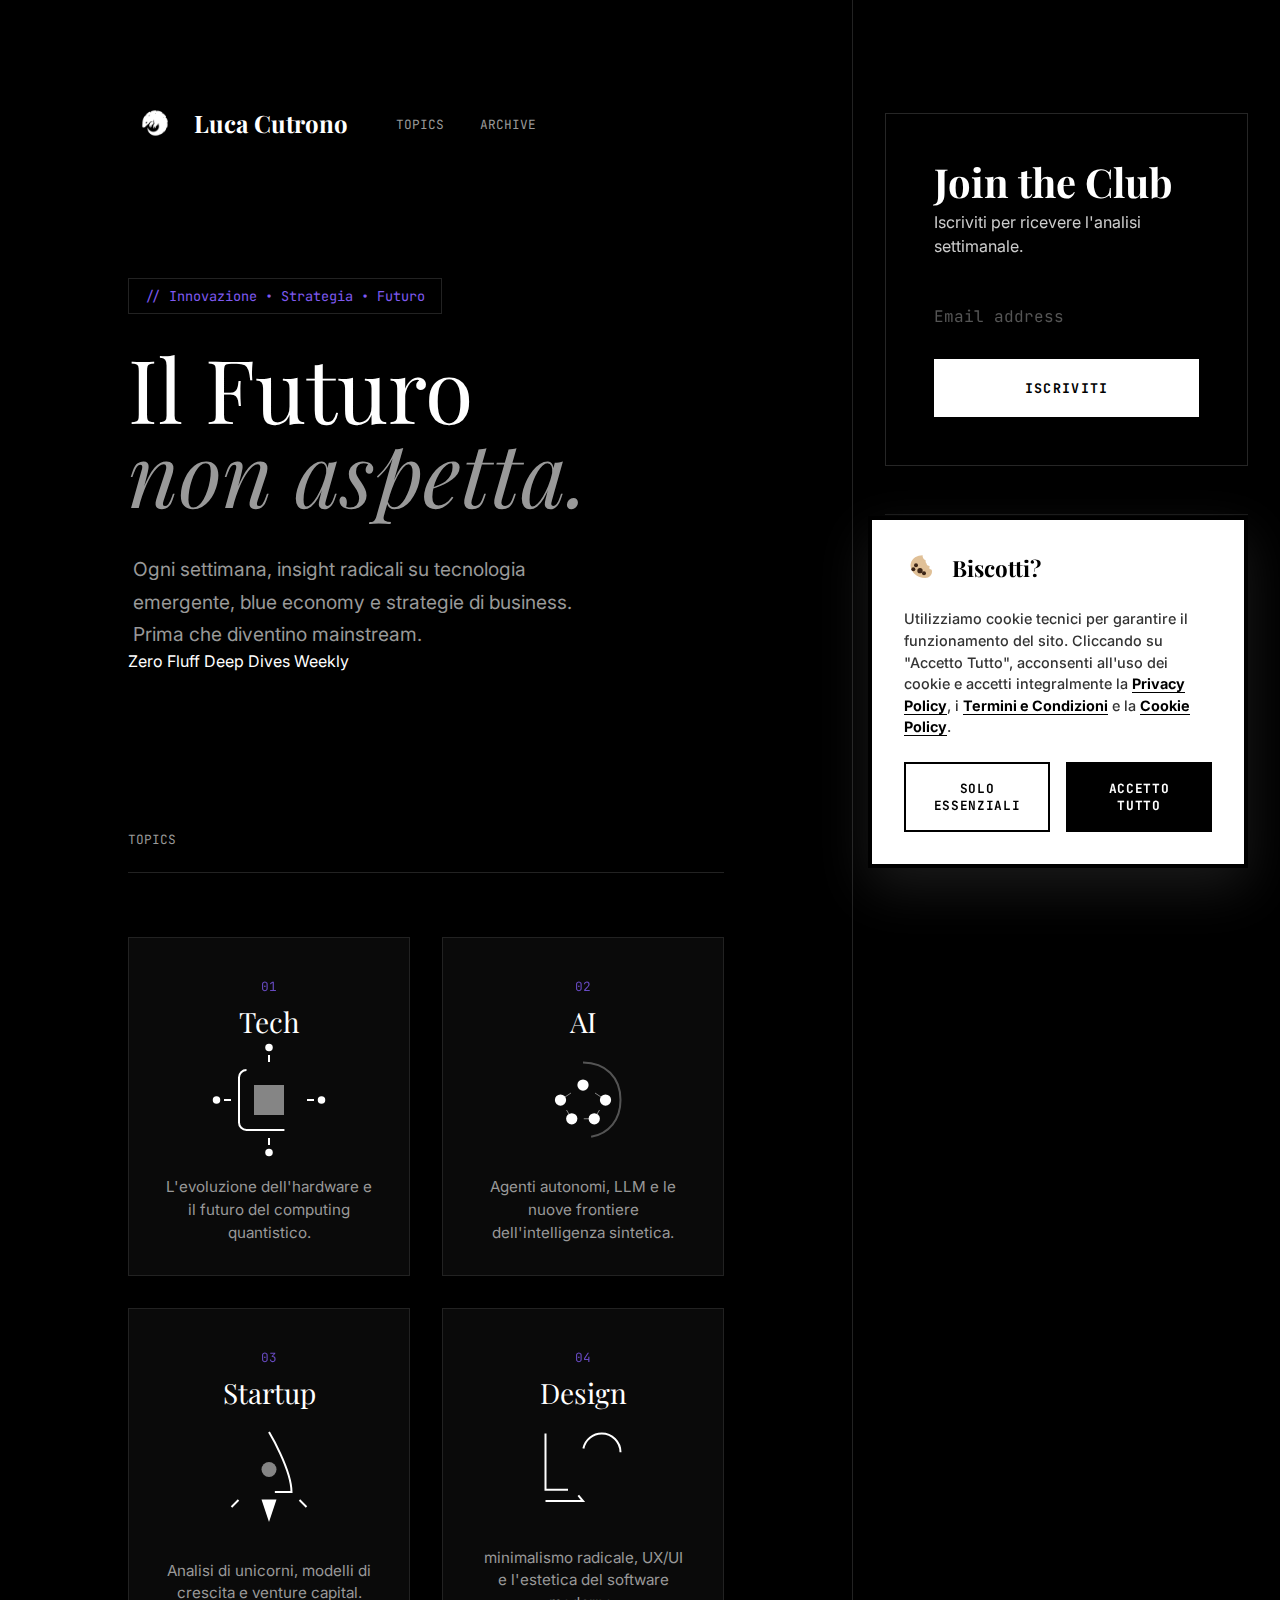
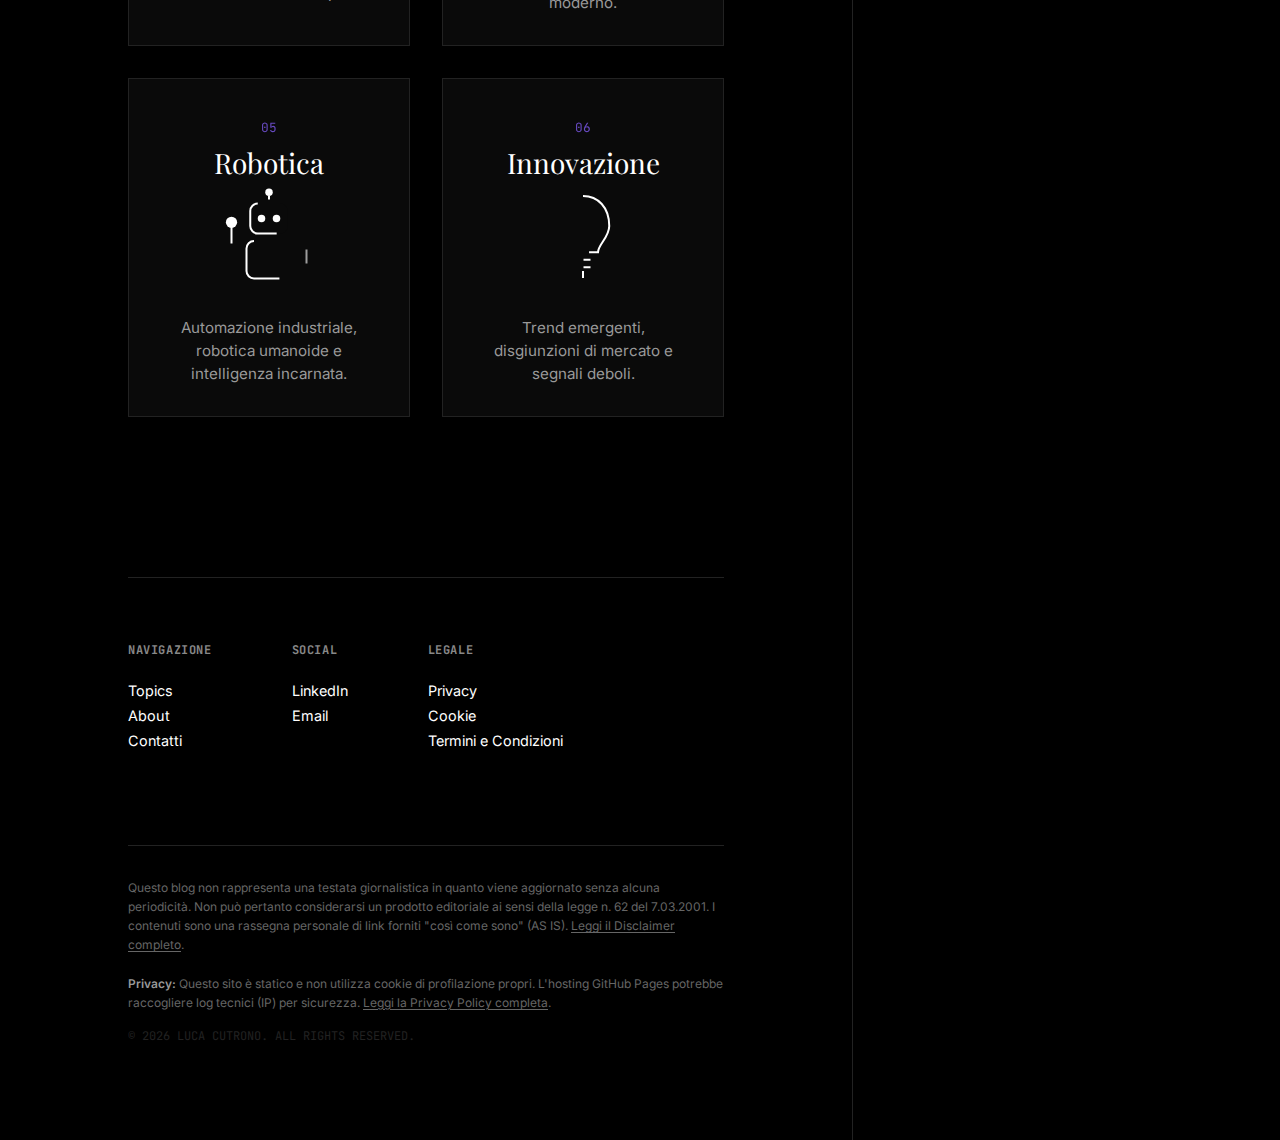
<file: index.html>
<!DOCTYPE html>
<html lang="it">

<head>
    <meta charset="UTF-8">
    <meta name="viewport" content="width=device-width, initial-scale=1.0">
    <title>Luca Cutrono | Newsletter</title>
    <meta name="description"
        content="Iscriviti alla newsletter di Luca Cutrono per rimanere aggiornato su Tech, Startup, Blue Economy e Strategia.">
    <link rel="preconnect" href="https://fonts.googleapis.com">
    <link rel="preconnect" href="https://fonts.gstatic.com" crossorigin>
    <link
        href="https://fonts.googleapis.com/css2?family=Inter:wght@400;500;600&family=Playfair+Display:ital,wght@0,400;0,600;0,900;1,400&family=JetBrains+Mono:wght@400;500&display=swap"
        rel="stylesheet">
    <link rel="icon" href="logo.png" type="image/png">
    <link rel="stylesheet" href="style.css">
</head>

<body data-theme="dark">

    <!-- Mobile Navbar (Sticky Top) - Only visible on Mobile/Tablet -->
    <nav class="mobile-navbar">
        <div class="mobile-brand-container">
            <img src="logo.png" alt="Logo" class="site-logo mobile">
            <div class="mobile-logo">LC</div>
        </div>
        <div class="mobile-subscribe">
            <input type="email" id="mobileEmail" placeholder="Email..." />
            <button id="mobileSubmit">Join</button>
        </div>
    </nav>

    <div class="split-layout">
        <!-- LEFT COLUMN (2/3) - Content -->
        <main class="content-area">
            <!-- Header (Internal) -->
            <header class="content-header">
                <div class="brand-name">
                    <img src="logo.png" alt="LC Logo" class="site-logo">
                    Luca Cutrono
                </div>
                <nav class="mini-nav">
                    <a href="#topics">Topics</a>
                    <a href="https://lucacutrono.substack.com/archive" target="_blank">Archive</a>
                </nav>
            </header>

            <!-- Hero Text -->
            <section class="hero-text-section">
                <div class="hero-eyebrow">
                    <span>// Innovazione • Strategia • Futuro</span>
                </div>
                <h1 class="hero-headline">
                    Il Futuro <br>
                    <span class="highlight">non aspetta.</span>
                </h1>
                <p class="hero-subline">
                    Ogni settimana, insight radicali su tecnologia emergente,
                    blue economy e strategie di business.
                    Prima che diventino mainstream.
                </p>

                <!-- Stats/Tags -->
                <div class="tags-row">
                    <span class="tag">Zero Fluff</span>
                    <span class="tag">Deep Dives</span>
                    <span class="tag">Weekly</span>
                </div>
            </section>

            <!-- Topics Grid -->
            <section class="topics-section" id="topics">
                <div class="section-label">Topics</div>

                <div class="bento-grid">
                    <!-- 1. Tech -->
                    <div class="bento-card" id="card-tech">
                        <!-- Top: Title -->
                        <div class="card-header-center">
                            <span class="card-idx">01</span>
                            <h3 class="card-title">Tech</h3>
                        </div>

                        <!-- Center: Large Icon -->
                        <div class="icon-wrapper-center">
                            <svg viewBox="0 0 64 64" fill="none" class="topic-icon icon-tech">
                                <rect x="16" y="16" width="32" height="32" rx="4" stroke="currentColor"
                                    stroke-width="2" />
                                <rect x="24" y="24" width="16" height="16" fill="currentColor" opacity="0.5"
                                    class="chip-core" />
                                <line x1="32" y1="16" x2="32" y2="8" stroke="currentColor" stroke-width="2"
                                    class="circuit-line" />
                                <line x1="32" y1="48" x2="32" y2="56" stroke="currentColor" stroke-width="2"
                                    class="circuit-line" />
                                <line x1="16" y1="32" x2="8" y2="32" stroke="currentColor" stroke-width="2"
                                    class="circuit-line" />
                                <line x1="48" y1="32" x2="56" y2="32" stroke="currentColor" stroke-width="2"
                                    class="circuit-line" />
                                <circle cx="32" cy="4" r="2" fill="currentColor" class="node" />
                                <circle cx="32" cy="60" r="2" fill="currentColor" class="node" />
                                <circle cx="4" cy="32" r="2" fill="currentColor" class="node" />
                                <circle cx="60" cy="32" r="2" fill="currentColor" class="node" />
                            </svg>
                        </div>

                        <!-- Bottom: Description -->
                        <p class="card-desc">L'evoluzione dell'hardware e il futuro del computing quantistico.</p>
                    </div>

                    <!-- 2. AI -->
                    <div class="bento-card" id="card-ai">
                        <div class="card-header-center">
                            <span class="card-idx">02</span>
                            <h3 class="card-title">AI</h3>
                        </div>
                        <div class="icon-wrapper-center">
                            <svg viewBox="0 0 64 64" fill="none" class="topic-icon icon-ai">
                                <path
                                    d="M32 12C20 12 12 20 12 32C12 44 20 52 32 52C44 52 52 44 52 32C52 20 44 12 32 12Z"
                                    stroke="currentColor" stroke-width="2" opacity="0.3" />
                                <circle cx="32" cy="24" r="3" fill="currentColor" class="ai-node n1" />
                                <circle cx="20" cy="32" r="3" fill="currentColor" class="ai-node n2" />
                                <circle cx="44" cy="32" r="3" fill="currentColor" class="ai-node n3" />
                                <circle cx="26" cy="42" r="3" fill="currentColor" class="ai-node n4" />
                                <circle cx="38" cy="42" r="3" fill="currentColor" class="ai-node n5" />
                                <line x1="32" y1="24" x2="20" y2="32" stroke="currentColor" stroke-width="1"
                                    opacity="0.5" />
                                <line x1="32" y1="24" x2="44" y2="32" stroke="currentColor" stroke-width="1"
                                    opacity="0.5" />
                                <line x1="20" y1="32" x2="26" y2="42" stroke="currentColor" stroke-width="1"
                                    opacity="0.5" />
                                <line x1="44" y1="32" x2="38" y2="42" stroke="currentColor" stroke-width="1"
                                    opacity="0.5" />
                                <line x1="26" y1="42" x2="38" y2="42" stroke="currentColor" stroke-width="1"
                                    opacity="0.5" />
                            </svg>
                        </div>
                        <p class="card-desc">Agenti autonomi, LLM e le nuove frontiere dell'intelligenza sintetica.</p>
                    </div>

                    <!-- 3. Startup -->
                    <div class="bento-card" id="card-startup">
                        <div class="card-header-center">
                            <span class="card-idx">03</span>
                            <h3 class="card-title">Startup</h3>
                        </div>
                        <div class="icon-wrapper-center">
                            <svg viewBox="0 0 64 64" fill="none" class="topic-icon icon-startup">
                                <g class="rocket-body">
                                    <path d="M32 8C32 8 20 28 20 40H44C44 28 32 8 32 8Z" stroke="currentColor"
                                        stroke-width="2" />
                                    <rect x="28" y="24" width="8" height="8" rx="4" fill="currentColor" opacity="0.5" />
                                    <path d="M20 40L12 48" stroke="currentColor" stroke-width="2" />
                                    <path d="M44 40L52 48" stroke="currentColor" stroke-width="2" />
                                </g>
                                <g class="rocket-fire">
                                    <path d="M28 44L32 56L36 44" fill="currentColor" />
                                </g>
                            </svg>
                        </div>
                        <p class="card-desc">Analisi di unicorni, modelli di crescita e venture capital.</p>
                    </div>

                    <!-- 4. Design -->
                    <div class="bento-card" id="card-design">
                        <div class="card-header-center">
                            <span class="card-idx">04</span>
                            <h3 class="card-title">Design</h3>
                        </div>
                        <div class="icon-wrapper-center">
                            <svg viewBox="0 0 64 64" fill="none" class="topic-icon icon-design">
                                <rect x="12" y="12" width="20" height="20" stroke="currentColor" stroke-width="2"
                                    class="shape s1" />
                                <circle cx="42" cy="22" r="10" stroke="currentColor" stroke-width="2"
                                    class="shape s2" />
                                <path d="M12 48L22 36L32 48H12Z" stroke="currentColor" stroke-width="2"
                                    class="shape s3" />
                            </svg>
                        </div>
                        <p class="card-desc">minimalismo radicale, UX/UI e l'estetica del software moderno.</p>
                    </div>

                    <!-- 5. Robotica (Waving Robot) -->
                    <div class="bento-card" id="card-robot">
                        <div class="card-header-center">
                            <span class="card-idx">05</span>
                            <h3 class="card-title">Robotica</h3>
                        </div>
                        <div class="icon-wrapper-center">
                            <svg viewBox="0 0 64 64" fill="none" class="topic-icon icon-robot">
                                <rect x="20" y="32" width="24" height="20" rx="4" stroke="currentColor"
                                    stroke-width="2" />
                                <g class="robot-head">
                                    <rect x="22" y="12" width="20" height="16" rx="4" stroke="currentColor"
                                        stroke-width="2" fill="#0A0A0A" />
                                    <circle cx="28" cy="20" r="2" fill="currentColor" />
                                    <circle cx="36" cy="20" r="2" fill="currentColor" />
                                    <line x1="32" y1="12" x2="32" y2="8" stroke="currentColor" stroke-width="2" />
                                    <circle cx="32" cy="6" r="2" fill="currentColor" class="robot-antenna" />
                                </g>
                                <g class="robot-arm-left" style="transform-origin: 16px 36px;">
                                    <path d="M20 36L12 36L12 24" stroke="currentColor" stroke-width="2"
                                        class="arm-path" />
                                    <circle cx="12" cy="22" r="3" fill="currentColor" />
                                </g>
                                <path d="M44 36L52 36L52 44" stroke="currentColor" stroke-width="2" opacity="0.6" />
                            </svg>
                        </div>
                        <p class="card-desc">Automazione industriale, robotica umanoide e intelligenza incarnata.</p>
                    </div>

                    <!-- 6. Innovazione -->
                    <div class="bento-card" id="card-innovation">
                        <div class="card-header-center">
                            <span class="card-idx">06</span>
                            <h3 class="card-title">Innovazione</h3>
                        </div>
                        <div class="icon-wrapper-center">
                            <svg viewBox="0 0 64 64" fill="none" class="topic-icon icon-innovation">
                                <path d="M32 56V48" stroke="currentColor" stroke-width="2" />
                                <path d="M32 8C24 8 18 14 18 24C18 30 24 34 24 38H40C40 34 46 30 46 24C46 14 40 8 32 8Z"
                                    stroke="currentColor" stroke-width="2" class="bulb-glass" />
                                <path d="M28 42H36" stroke="currentColor" stroke-width="2" />
                                <path d="M28 46H36" stroke="currentColor" stroke-width="2" />
                                <g class="bulb-rays" opacity="0">
                                    <line x1="10" y1="24" x2="4" y2="24" stroke="currentColor" stroke-width="2" />
                                    <line x1="54" y1="24" x2="60" y2="24" stroke="currentColor" stroke-width="2" />
                                    <line x1="16" y1="10" x2="12" y2="6" stroke="currentColor" stroke-width="2" />
                                    <line x1="48" y1="10" x2="52" y2="6" stroke="currentColor" stroke-width="2" />
                                    <line x1="32" y1="4" x2="32" y2="1" stroke="currentColor" stroke-width="2" />
                                </g>
                            </svg>
                        </div>
                        <p class="card-desc">Trend emergenti, disgiunzioni di mercato e segnali deboli.</p>
                    </div>
                </div>
            </section>

            <!-- Footer (Internal to Left Col) -->
            <footer class="main-footer" id="mainFooter">
                <div class="footer-cols">
                    <div class="f-col">
                        <h4>Navigazione</h4>
                        <a href="#topics">Topics</a>
                        <a href="#">About</a>
                        <a href="mailto:lucacutrono06@gmail.com">Contatti</a>
                    </div>
                    <div class="f-col">
                        <h4>Social</h4>
                        <a href="https://www.linkedin.com/in/luca-cutrono-710359285/" target="_blank">LinkedIn</a>
                        <a href="mailto:lucacutrono06@gmail.com">Email</a>
                    </div>
                    <div class="f-col">
                        <h4>Legale</h4>
                        <a href="privacy.html">Privacy</a>
                        <a href="cookie.html">Cookie</a>
                        <a href="terms.html">Termini e Condizioni</a>
                    </div>
                </div>
                <div class="footer-legal">
                    <p class="legal-text">
                        Questo blog non rappresenta una testata giornalistica in quanto viene aggiornato senza alcuna
                        periodicità.
                        Non può pertanto considerarsi un prodotto editoriale ai sensi della legge n. 62 del 7.03.2001.
                        I contenuti sono una rassegna personale di link forniti "così come sono" (AS IS). <a
                            href="terms.html">Leggi il Disclaimer completo</a>.<br><br>
                        <strong>Privacy:</strong> Questo sito è statico e non utilizza cookie di profilazione propri.
                        L'hosting GitHub Pages potrebbe raccogliere log tecnici (IP) per sicurezza. <a
                            href="privacy.html">Leggi la Privacy Policy completa</a>.
                    </p>
                    <div class="copy-text">© 2026 Luca Cutrono. All rights reserved.</div>
                </div>
            </footer>
        </main>

        <!-- RIGHT COLUMN (1/3) - Sticky Sidebar -->
        <aside class="sidebar-area">
            <div class="sidebar-bg"></div> <!-- Photo Overlay -->

            <div class="sidebar-content">
                <!-- Newsletter Form (Always Visual) -->
                <div class="sidebar-widget newsletter-widget">
                    <div class="widget-header">
                        <h2 class="widget-title">Join the Club</h2>
                        <p class="widget-desc">Iscriviti per ricevere l'analisi settimanale.</p>
                    </div>

                    <div class="input-group">
                        <input type="email" id="sidebarEmail" class="sidebar-input" placeholder="Email address" />
                        <button id="sidebarSubmit" class="sidebar-submit">
                            ISCRIVITI
                        </button>
                    </div>
                </div>

                <!-- Helper Links (Fade out when reaching footer) -->
                <div class="sidebar-helpers" id="sidebarHelpers">
                    <div class="helper-row">
                        <a href="https://www.linkedin.com/in/luca-cutrono-710359285/" target="_blank">LinkedIn</a>
                        <a href="mailto:lucacutrono06@gmail.com">Contatti</a>
                    </div>
                    <div class="helper-row">
                        <a href="privacy.html">Privacy</a>
                        <a href="terms.html">Termini</a>
                        <a href="cookie.html">Cookie</a>
                    </div>

                    <!-- Legal Disclaimer in Sidebar -->
                    <p class="sidebar-legal-text">
                        Questo blog non rappresenta una testata giornalistica in quanto viene aggiornato senza alcuna
                        periodicità.
                        Non può pertanto considerarsi un prodotto editoriale ai sensi della legge n. 62 del
                        7.03.2001.<br>
                        Hosting: GitHub Pages (Log IP attivi). <br>
                        <span style="opacity: 0.5;">Opinioni personali, no consulenza.</span> <a href="terms.html"
                            style="color: inherit; text-decoration: underline;">Disclaimer</a>
                    </p>

                    <div class="helper-scroll-hint">
                        SCROLLA PER ESPLORARE ↓
                    </div>
                </div>
            </div>
        </aside>
    </div>

    <!-- Cookie Banner -->
    <div id="cookieBanner" class="cookie-banner">
        <div class="cookie-header">
            <svg class="cookie-icon-svg" viewBox="0 0 24 24" fill="none" xmlns="http://www.w3.org/2000/svg">
                <!-- Bitten Cookie Shape (No Stroke, Biscuit Fill) -->
                <path
                    d="M14 2.5C10 2.5 6 4.5 5 9c-.5 2.5 1 5.5 3 7.5 2 2 5 3 8 3 3 0 5-2 5-5 0-1-.5-1.5-1-1.5-.5 0-1-.5-1-1s.5-1 0-1.5c-.5-.5-1 0-1.5-.5-.5-.5-.5-1.5-1-2-.5-.5 0-1.5-.5-2-.5-.5-1.5-.5-2-2.5Z"
                    fill="#E0C097" />
                <circle cx="9" cy="10" r="1.5" fill="#3D2618" />
                <circle cx="12" cy="14" r="2" fill="#3D2618" />
                <circle cx="15" cy="16" r="1.5" fill="#3D2618" />
                <circle cx="7" cy="13" r="1.5" fill="#3D2618" />
            </svg>
            <h3 class="cookie-title">Biscotti?</h3>
        </div>
        <p class="cookie-text">
            Utilizziamo cookie tecnici per garantire il funzionamento del sito. Cliccando su "Accetto Tutto", acconsenti
            all'uso dei cookie e accetti integralmente la
            <a href="privacy.html">Privacy Policy</a>, i <a href="terms.html">Termini e Condizioni</a> e la <a
                href="cookie.html">Cookie Policy</a>.
        </p>
        <div class="cookie-actions">
            <!-- Technical cookies only, so Reject acts as "Close/Default" which is effectively Accept Necessary -->
            <button id="cookieReject" class="cookie-btn">Solo Essenziali</button>
            <button id="cookieAccept" class="cookie-btn primary">Accetto Tutto</button>
        </div>
    </div>

    <!-- Milk Scene Container -->
    <div id="milkScene" class="milk-scene">
        <div id="milkCup" class="milk-cup">
            <!-- Steam (Behind everything mainly, or top) -->
            <div class="steam-particle s1"></div>
            <div class="steam-particle s2"></div>
            <div class="steam-particle s3"></div>

            <!-- 1. Back Layer (Rim & Inside) -->
            <svg class="cup-layer back" viewBox="0 0 100 100" fill="none">
                <!-- Inner Rim (Back part) -->
                <path d="M20 20 H80 V30 H20 Z" fill="#333" />
                <!-- Liquid surface (Milk) -->
                <path d="M22 25 H78" stroke="white" stroke-width="6" stroke-linecap="round" />
            </svg>

            <!-- 2. The Actor Cookie (Sandwiched) -->
            <div id="actorCookie" class="actor-cookie"></div>

            <!-- 3. Front Layer (Body) -->
            <svg class="cup-layer front" viewBox="0 0 100 100" fill="none">
                <!-- Cup Body (Masks the cookie when it dips) -->
                <path d="M20 20 H80 V70 C80 85 65 95 50 95 C35 95 20 85 20 70 Z" fill="black" stroke="white"
                    stroke-width="4" />
                <!-- Handle -->
                <path d="M80 30 H90 C95 30 95 60 90 60 H80" stroke="white" stroke-width="4" fill="none" />
                <!-- Front Rim Line to cover top of body -->
                <line x1="20" y1="20" x2="80" y2="20" stroke="white" stroke-width="4" />
            </svg>
        </div>
    </div>

    <!-- Scripts -->
    <script src="script.js"></script>
</body>

</html>
</file>
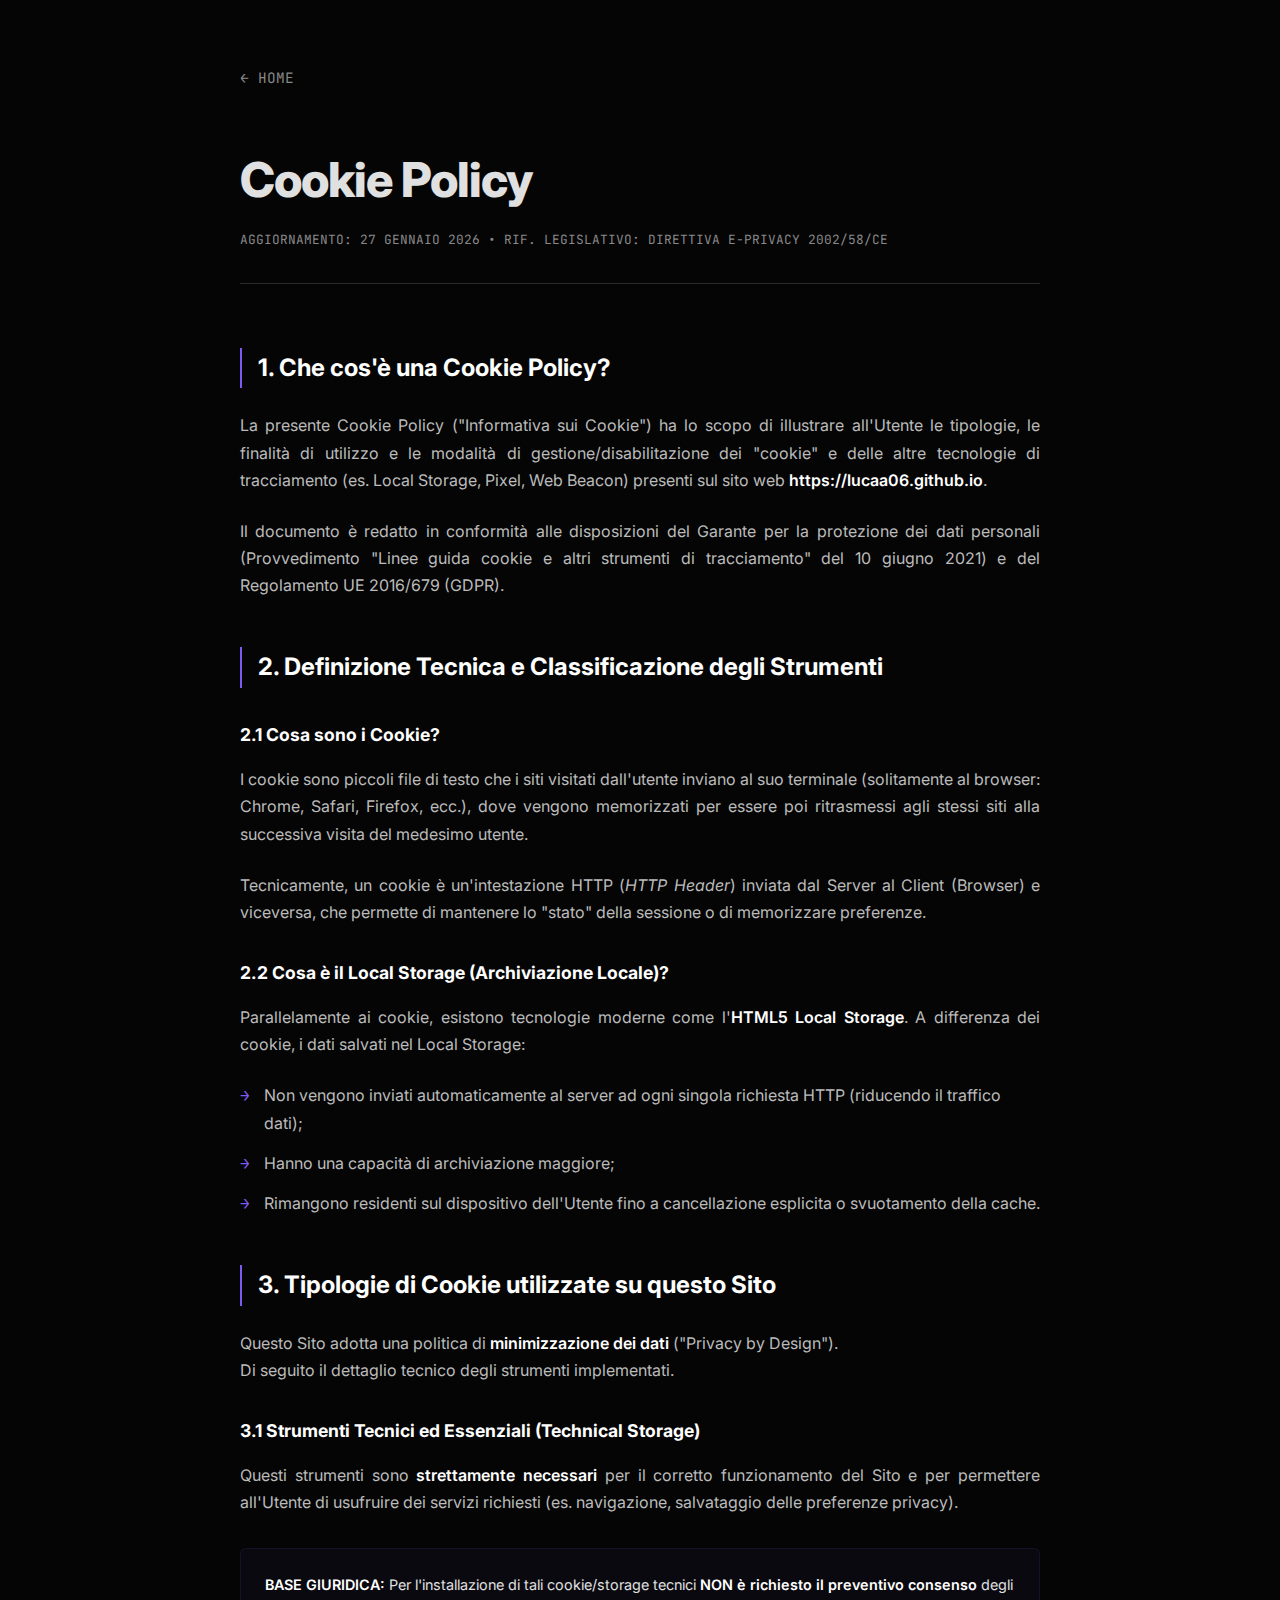
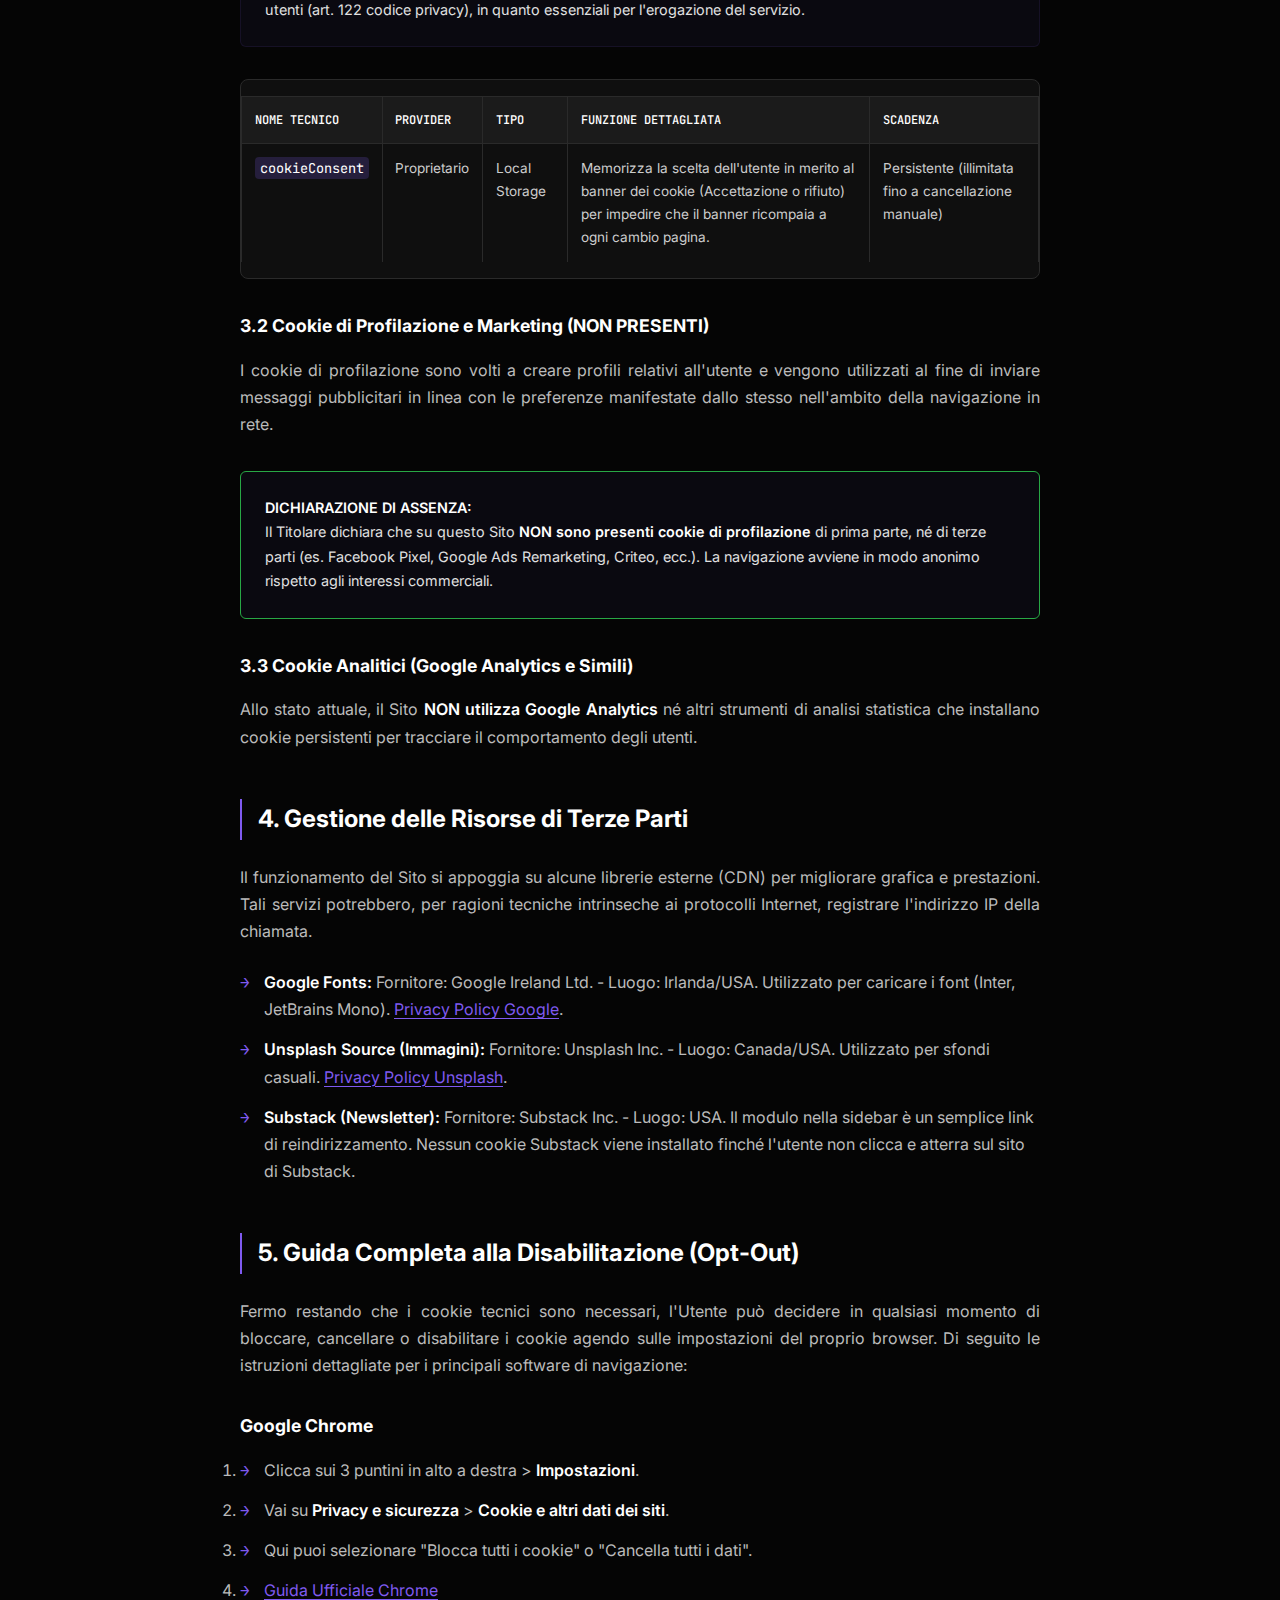
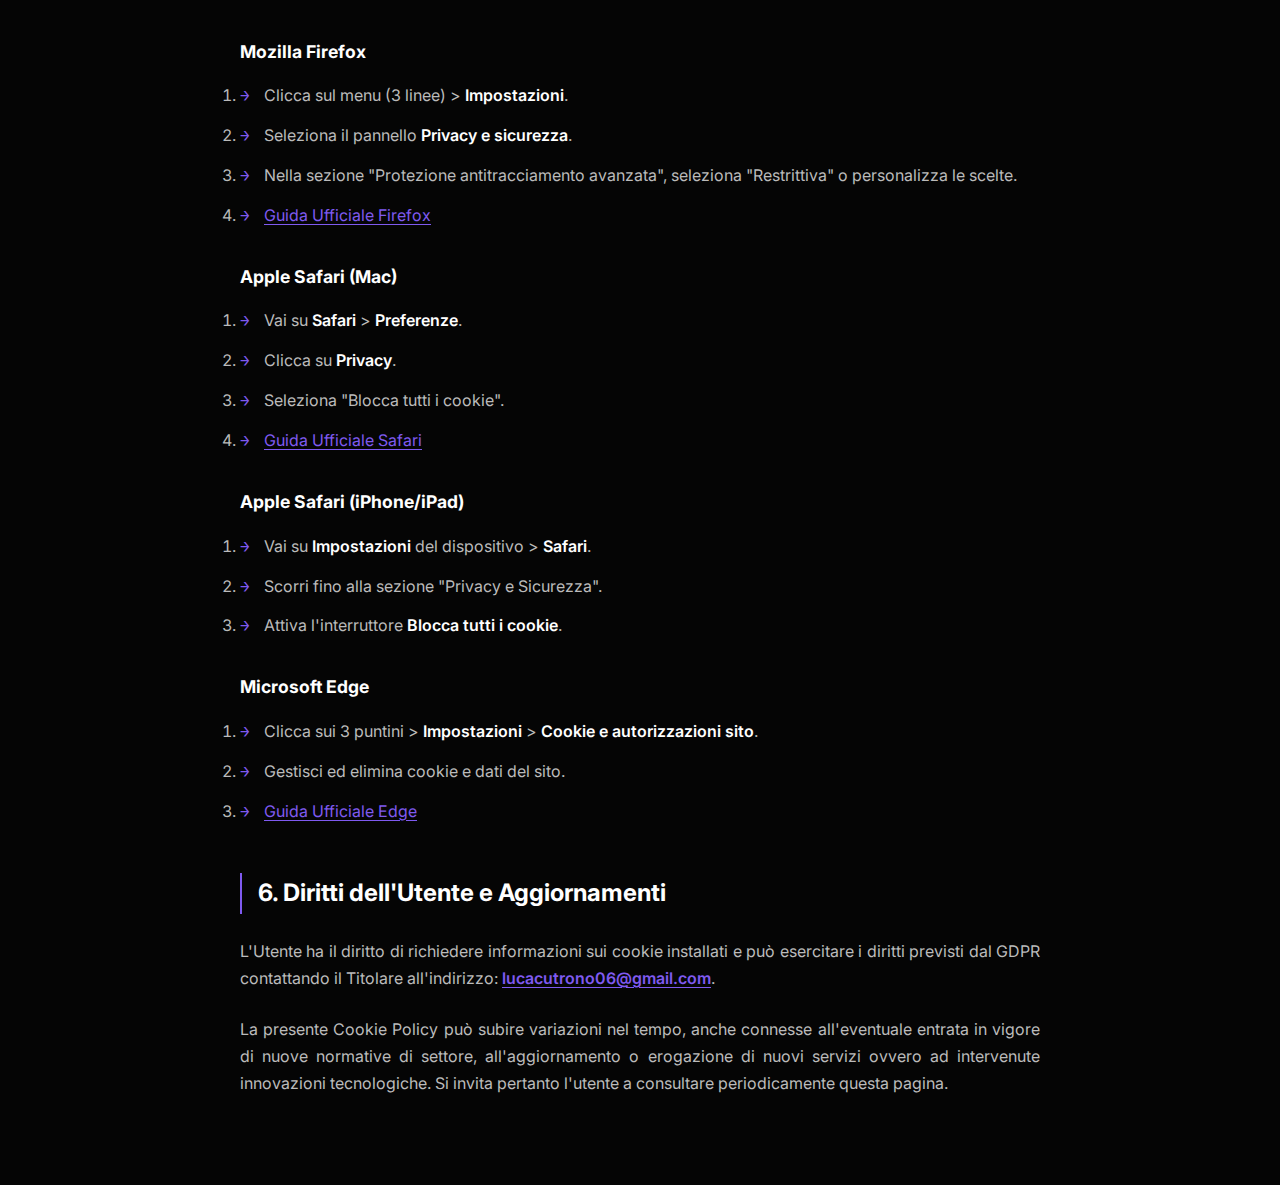
<file: cookie.html>
<!DOCTYPE html>
<html lang="it">

<head>
    <meta charset="UTF-8">
    <meta name="viewport" content="width=device-width, initial-scale=1.0">
    <title>Cookie Policy - Luca Cutrono</title>
    <link rel="preconnect" href="https://fonts.googleapis.com">
    <link rel="preconnect" href="https://fonts.gstatic.com" crossorigin>
    <link
        href="https://fonts.googleapis.com/css2?family=Inter:wght@400;600;700;900&family=JetBrains+Mono:wght@400&display=swap"
        rel="stylesheet">
    <style>
        :root {
            --bg: #050505;
            --surface: #0f0f0f;
            --border: #2a2a2a;
            --text-main: #e0e0e0;
            --text-muted: #888888;
            --accent: #7F5AF0;
            /* Updated to Purple */
        }

        * {
            margin: 0;
            padding: 0;
            box-sizing: border-box;
        }

        body {
            font-family: 'Inter', sans-serif;
            background-color: var(--bg);
            color: var(--text-main);
            line-height: 1.7;
            padding: 4rem 2rem;
        }

        .policy-container {
            max-width: 800px;
            margin: 0 auto;
        }

        .back-nav {
            margin-bottom: 3rem;
        }

        .back-nav a {
            color: var(--text-muted);
            text-decoration: none;
            font-family: 'JetBrains Mono', monospace;
            font-size: 0.9rem;
            display: inline-flex;
            align-items: center;
            gap: 0.5rem;
            transition: color 0.2s;
        }

        .back-nav a:hover {
            color: var(--accent);
        }

        h1 {
            font-size: 3rem;
            font-weight: 800;
            margin-bottom: 0.5rem;
            letter-spacing: -0.02em;
        }

        .meta-info {
            font-family: 'JetBrains Mono', monospace;
            font-size: 0.8rem;
            color: var(--text-muted);
            margin-bottom: 4rem;
            padding-bottom: 2rem;
            border-bottom: 1px solid var(--border);
        }

        h2 {
            font-size: 1.5rem;
            margin-top: 3rem;
            margin-bottom: 1.5rem;
            color: white;
            padding-left: 1rem;
            border-left: 2px solid var(--accent);
        }

        h3 {
            font-size: 1.1rem;
            margin-top: 2rem;
            margin-bottom: 1rem;
            color: #fff;
        }

        p {
            margin-bottom: 1.5rem;
            color: #bbb;
            text-align: justify;
        }

        ul {
            margin-bottom: 1.5rem;
            list-style: none;
            /* No default bullets */
        }

        li {
            margin-bottom: 0.8rem;
            color: #bbb;
            padding-left: 1.5rem;
            position: relative;
        }

        /* Custom Bullet using pseudo-element */
        li::before {
            content: "→";
            position: absolute;
            left: 0;
            color: var(--accent);
            font-family: 'JetBrains Mono', monospace;
        }

        .cookie-table-container {
            border: 1px solid var(--border);
            border-radius: 8px;
            overflow: hidden;
            margin: 2rem 0;
            background: var(--surface);
        }

        table {
            width: 100%;
            border-collapse: collapse;
            font-size: 0.9rem;
        }

        th {
            background: #1a1a1a;
            text-align: left;
            padding: 1rem;
            font-family: 'JetBrains Mono', monospace;
            color: var(--text-muted);
            font-weight: 500;
            text-transform: uppercase;
            font-size: 0.75rem;
            border-bottom: 1px solid var(--border);
        }

        td {
            padding: 1rem;
            border-bottom: 1px solid var(--border);
            color: #ccc;
        }

        tr:last-child td {
            border-bottom: none;
        }

        .legal-block {
            background: rgba(127, 90, 240, 0.05);
            /* Very subtle accent tint */
            border: 1px solid rgba(127, 90, 240, 0.1);
            padding: 1.5rem;
            border-radius: 6px;
            margin: 2rem 0;
            font-size: 0.9rem;
        }

        strong {
            color: white;
            font-weight: 600;
        }

        a.link {
            color: var(--accent);
            text-decoration: underline;
            text-underline-offset: 3px;
            text-decoration-thickness: 1px;
        }

        a.link:hover {
            color: white;
        }
    </style>
</head>

<body>

    <div class="policy-container">
        <nav class="back-nav">
            <a href="index.html">← HOME</a>
        </nav>

        <header>
            <h1>Cookie Policy</h1>
            <div class="meta-info">AGGIORNAMENTO: 27 GENNAIO 2026 • RIF. LEGISLATIVO: DIRETTIVA E-PRIVACY 2002/58/CE
            </div>
        </header>

        <section>
            <h2>1. Che cos'è una Cookie Policy?</h2>
            <p>
                La presente Cookie Policy ("Informativa sui Cookie") ha lo scopo di illustrare all'Utente le tipologie,
                le finalità di utilizzo e le modalità di gestione/disabilitazione dei "cookie" e delle altre tecnologie
                di tracciamento (es. Local Storage, Pixel, Web Beacon) presenti sul sito web
                <strong>https://lucaa06.github.io</strong>.
            </p>
            <p>
                Il documento è redatto in conformità alle disposizioni del Garante per la protezione dei dati personali
                (Provvedimento "Linee guida cookie e altri strumenti di tracciamento" del 10 giugno 2021) e del
                Regolamento UE 2016/679 (GDPR).
            </p>
        </section>

        <section>
            <h2>2. Definizione Tecnica e Classificazione degli Strumenti</h2>

            <h3>2.1 Cosa sono i Cookie?</h3>
            <p>
                I cookie sono piccoli file di testo che i siti visitati dall'utente inviano al suo terminale
                (solitamente al browser: Chrome, Safari, Firefox, ecc.), dove vengono memorizzati per essere poi
                ritrasmessi agli stessi siti alla successiva visita del medesimo utente.
            </p>
            <p>
                Tecnicamente, un cookie è un'intestazione HTTP (<em>HTTP Header</em>) inviata dal Server al Client
                (Browser) e viceversa, che permette di mantenere lo "stato" della sessione o di memorizzare preferenze.
            </p>

            <h3>2.2 Cosa è il Local Storage (Archiviazione Locale)?</h3>
            <p>
                Parallelamente ai cookie, esistono tecnologie moderne come l'<strong>HTML5 Local Storage</strong>. A
                differenza dei cookie, i dati salvati nel Local Storage:
            </p>
            <ul>
                <li>Non vengono inviati automaticamente al server ad ogni singola richiesta HTTP (riducendo il traffico
                    dati);</li>
                <li>Hanno una capacità di archiviazione maggiore;</li>
                <li>Rimangono residenti sul dispositivo dell'Utente fino a cancellazione esplicita o svuotamento della
                    cache.</li>
            </ul>
        </section>

        <section>
            <h2>3. Tipologie di Cookie utilizzate su questo Sito</h2>
            <p>
                Questo Sito adotta una politica di <strong>minimizzazione dei dati</strong> ("Privacy by Design").<br>
                Di seguito il dettaglio tecnico degli strumenti implementati.
            </p>

            <h3>3.1 Strumenti Tecnici ed Essenziali (Technical Storage)</h3>
            <p>
                Questi strumenti sono <strong>strettamente necessari</strong> per il corretto funzionamento del Sito e
                per permettere all'Utente di usufruire dei servizi richiesti (es. navigazione, salvataggio delle
                preferenze privacy).
            </p>
            <div class="legal-block">
                <strong>BASE GIURIDICA:</strong> Per l'installazione di tali cookie/storage tecnici <strong>NON è
                    richiesto il preventivo consenso</strong> degli utenti (art. 122 codice privacy), in quanto
                essenziali per l'erogazione del servizio.
            </div>

            <div class="cookie-table-container">
                <style>
                    table {
                        width: 100%;
                        border-collapse: collapse;
                        margin: 1rem 0;
                        font-size: 0.85rem;
                        color: #ccc;
                    }

                    th,
                    td {
                        border: 1px solid var(--border);
                        padding: 0.8rem;
                        text-align: left;
                        vertical-align: top;
                    }

                    th {
                        background: rgba(255, 255, 255, 0.05);
                        color: white;
                    }

                    code {
                        background: rgba(127, 90, 240, 0.2);
                        padding: 2px 5px;
                        border-radius: 4px;
                        font-family: 'JetBrains Mono', monospace;
                        color: white;
                    }
                </style>
                <table>
                    <thead>
                        <tr>
                            <th>Nome Tecnico</th>
                            <th>Provider</th>
                            <th>Tipo</th>
                            <th>Funzione Dettagliata</th>
                            <th>Scadenza</th>
                        </tr>
                    </thead>
                    <tbody>
                        <tr>
                            <td><code>cookieConsent</code></td>
                            <td>Proprietario</td>
                            <td>Local Storage</td>
                            <td>Memorizza la scelta dell'utente in merito al banner dei cookie (Accettazione o rifiuto)
                                per impedire che il banner ricompaia a ogni cambio pagina.</td>
                            <td>Persistente (illimitata fino a cancellazione manuale)</td>
                        </tr>
                    </tbody>
                </table>
            </div>

            <h3>3.2 Cookie di Profilazione e Marketing (NON PRESENTI)</h3>
            <p>
                I cookie di profilazione sono volti a creare profili relativi all'utente e vengono utilizzati al fine di
                inviare messaggi pubblicitari in linea con le preferenze manifestate dallo stesso nell'ambito della
                navigazione in rete.
            </p>
            <div class="legal-block" style="border-color: #28a745;">
                <strong>DICHIARAZIONE DI ASSENZA:</strong><br>
                Il Titolare dichiara che su questo Sito <strong>NON sono presenti cookie di profilazione</strong> di
                prima parte, né di terze parti (es. Facebook Pixel, Google Ads Remarketing, Criteo, ecc.).
                La navigazione avviene in modo anonimo rispetto agli interessi commerciali.
            </div>

            <h3>3.3 Cookie Analitici (Google Analytics e Simili)</h3>
            <p>
                Allo stato attuale, il Sito <strong>NON utilizza Google Analytics</strong> né altri strumenti di analisi
                statistica che installano cookie persistenti per tracciare il comportamento degli utenti.
            </p>
        </section>

        <section>
            <h2>4. Gestione delle Risorse di Terze Parti</h2>
            <p>
                Il funzionamento del Sito si appoggia su alcune librerie esterne (CDN) per migliorare grafica e
                prestazioni. Tali servizi potrebbero, per ragioni tecniche intrinseche ai protocolli Internet,
                registrare l'indirizzo IP della chiamata.
            </p>
            <ul>
                <li><strong>Google Fonts:</strong> Fornitore: Google Ireland Ltd. - Luogo: Irlanda/USA. Utilizzato per
                    caricare i font (Inter, JetBrains Mono). <a href="https://policies.google.com/privacy"
                        target="_blank" class="link">Privacy Policy Google</a>.</li>
                <li><strong>Unsplash Source (Immagini):</strong> Fornitore: Unsplash Inc. - Luogo: Canada/USA.
                    Utilizzato per sfondi casuali. <a href="https://unsplash.com/privacy" target="_blank"
                        class="link">Privacy Policy Unsplash</a>.</li>
                <li><strong>Substack (Newsletter):</strong> Fornitore: Substack Inc. - Luogo: USA. Il modulo nella
                    sidebar è un semplice link di reindirizzamento. Nessun cookie Substack viene installato finché
                    l'utente non clicca e atterra sul sito di Substack.</li>
            </ul>
        </section>

        <section>
            <h2>5. Guida Completa alla Disabilitazione (Opt-Out)</h2>
            <p>
                Fermo restando che i cookie tecnici sono necessari, l'Utente può decidere in qualsiasi momento di
                bloccare, cancellare o disabilitare i cookie agendo sulle impostazioni del proprio browser.
                Di seguito le istruzioni dettagliate per i principali software di navigazione:
            </p>

            <h3>Google Chrome</h3>
            <ol>
                <li>Clicca sui 3 puntini in alto a destra > <strong>Impostazioni</strong>.</li>
                <li>Vai su <strong>Privacy e sicurezza</strong> > <strong>Cookie e altri dati dei siti</strong>.</li>
                <li>Qui puoi selezionare "Blocca tutti i cookie" o "Cancella tutti i dati".</li>
                <li><a href="https://support.google.com/chrome/answer/95647?hl=it" target="_blank" class="link">Guida
                        Ufficiale Chrome</a></li>
            </ol>

            <h3>Mozilla Firefox</h3>
            <ol>
                <li>Clicca sul menu (3 linee) > <strong>Impostazioni</strong>.</li>
                <li>Seleziona il pannello <strong>Privacy e sicurezza</strong>.</li>
                <li>Nella sezione "Protezione antitracciamento avanzata", seleziona "Restrittiva" o personalizza le
                    scelte.</li>
                <li><a href="https://support.mozilla.org/it/kb/Gestione%20dei%20cookie" target="_blank"
                        class="link">Guida Ufficiale Firefox</a></li>
            </ol>

            <h3>Apple Safari (Mac)</h3>
            <ol>
                <li>Vai su <strong>Safari</strong> > <strong>Preferenze</strong>.</li>
                <li>Clicca su <strong>Privacy</strong>.</li>
                <li>Seleziona "Blocca tutti i cookie".</li>
                <li><a href="https://support.apple.com/it-it/guide/safari/sfri11471/mac" target="_blank"
                        class="link">Guida Ufficiale Safari</a></li>
            </ol>

            <h3>Apple Safari (iPhone/iPad)</h3>
            <ol>
                <li>Vai su <strong>Impostazioni</strong> del dispositivo > <strong>Safari</strong>.</li>
                <li>Scorri fino alla sezione "Privacy e Sicurezza".</li>
                <li>Attiva l'interruttore <strong>Blocca tutti i cookie</strong>.</li>
            </ol>

            <h3>Microsoft Edge</h3>
            <ol>
                <li>Clicca sui 3 puntini > <strong>Impostazioni</strong> > <strong>Cookie e autorizzazioni
                        sito</strong>.</li>
                <li>Gestisci ed elimina cookie e dati del sito.</li>
                <li><a href="https://support.microsoft.com/it-it/microsoft-edge/eliminare-i-cookie-in-microsoft-edge-63947406-40ac-c3b8-57b9-2a946a29ae09"
                        target="_blank" class="link">Guida Ufficiale Edge</a></li>
            </ol>
        </section>

        <section>
            <h2>6. Diritti dell'Utente e Aggiornamenti</h2>
            <p>
                L'Utente ha il diritto di richiedere informazioni sui cookie installati e può esercitare i diritti
                previsti dal GDPR contattando il Titolare all'indirizzo: <strong><a
                        href="mailto:lucacutrono06@gmail.com" class="link">lucacutrono06@gmail.com</a></strong>.
            </p>
            <p>
                La presente Cookie Policy può subire variazioni nel tempo, anche connesse all'eventuale entrata in
                vigore di nuove normative di settore, all'aggiornamento o erogazione di nuovi servizi ovvero ad
                intervenute innovazioni tecnologiche. Si invita pertanto l'utente a consultare periodicamente questa
                pagina.
            </p>
        </section>

    </div>

</body>

</html>
</file>
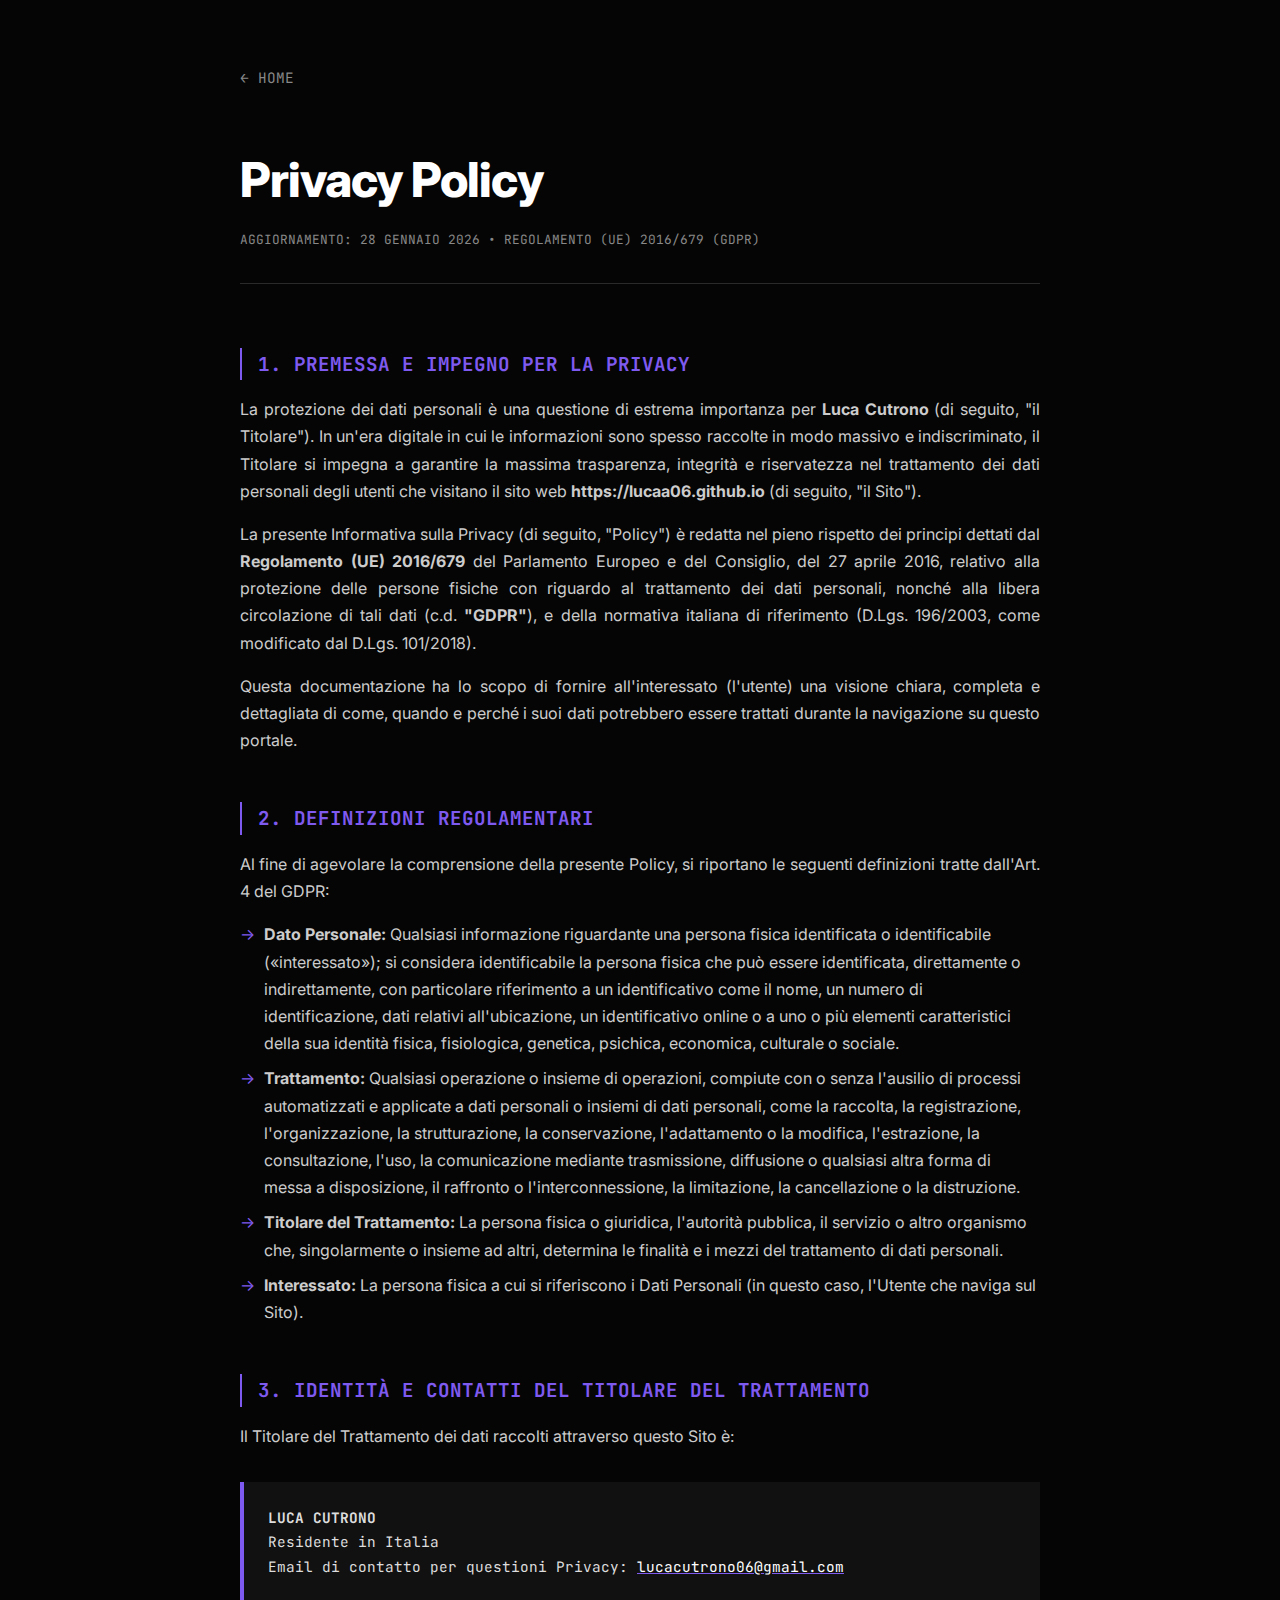
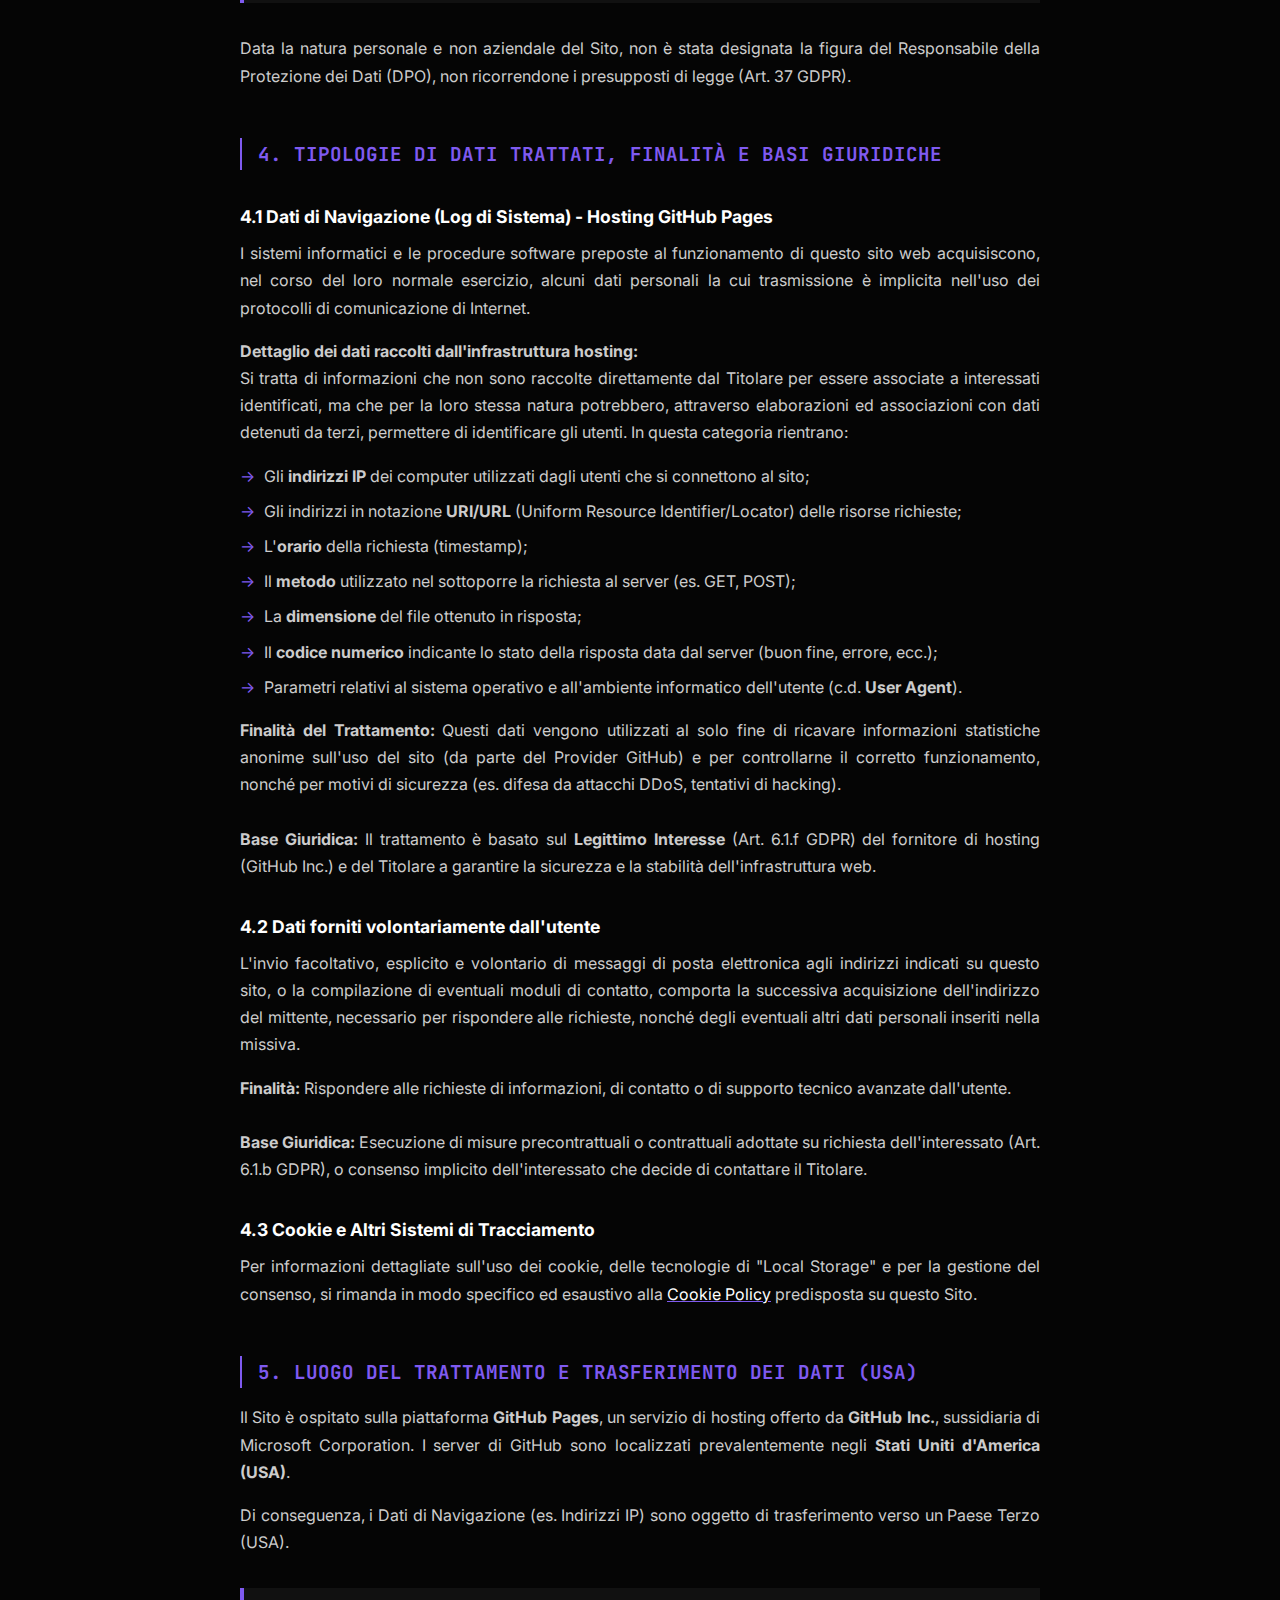
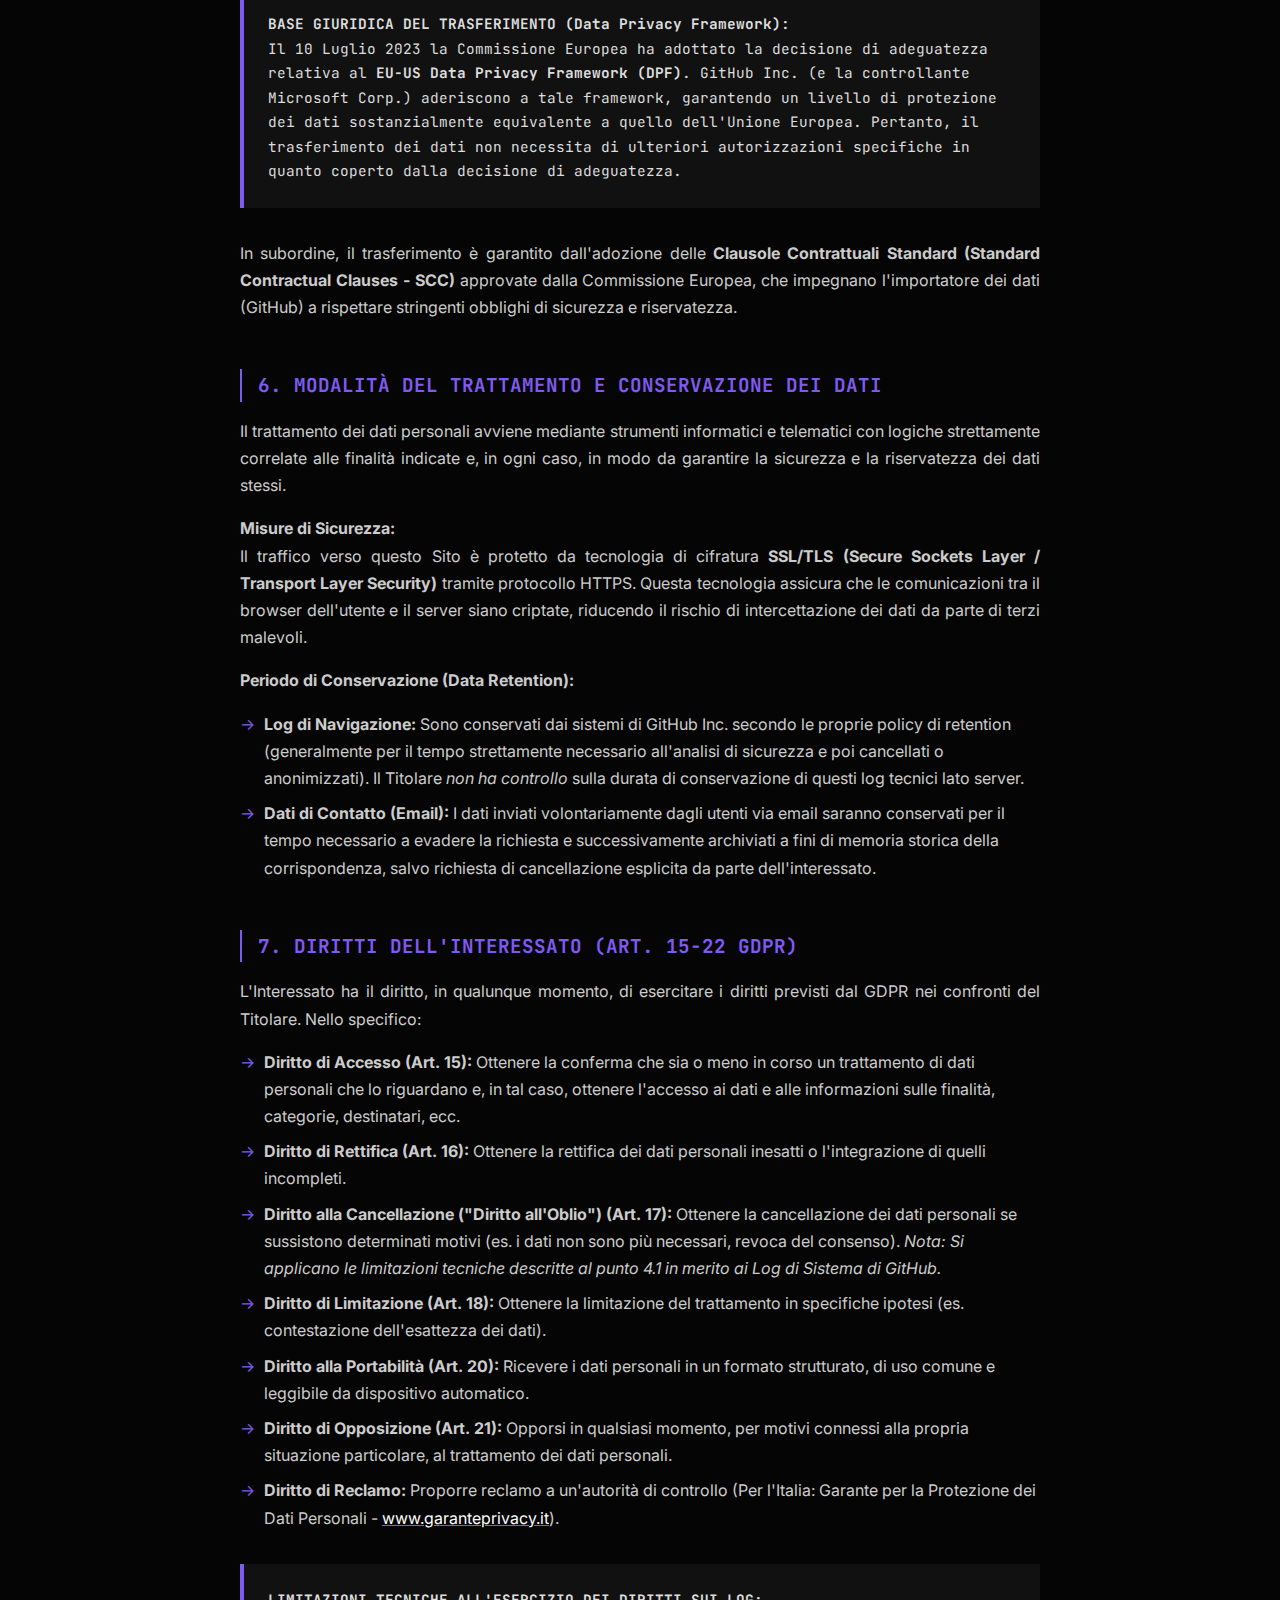
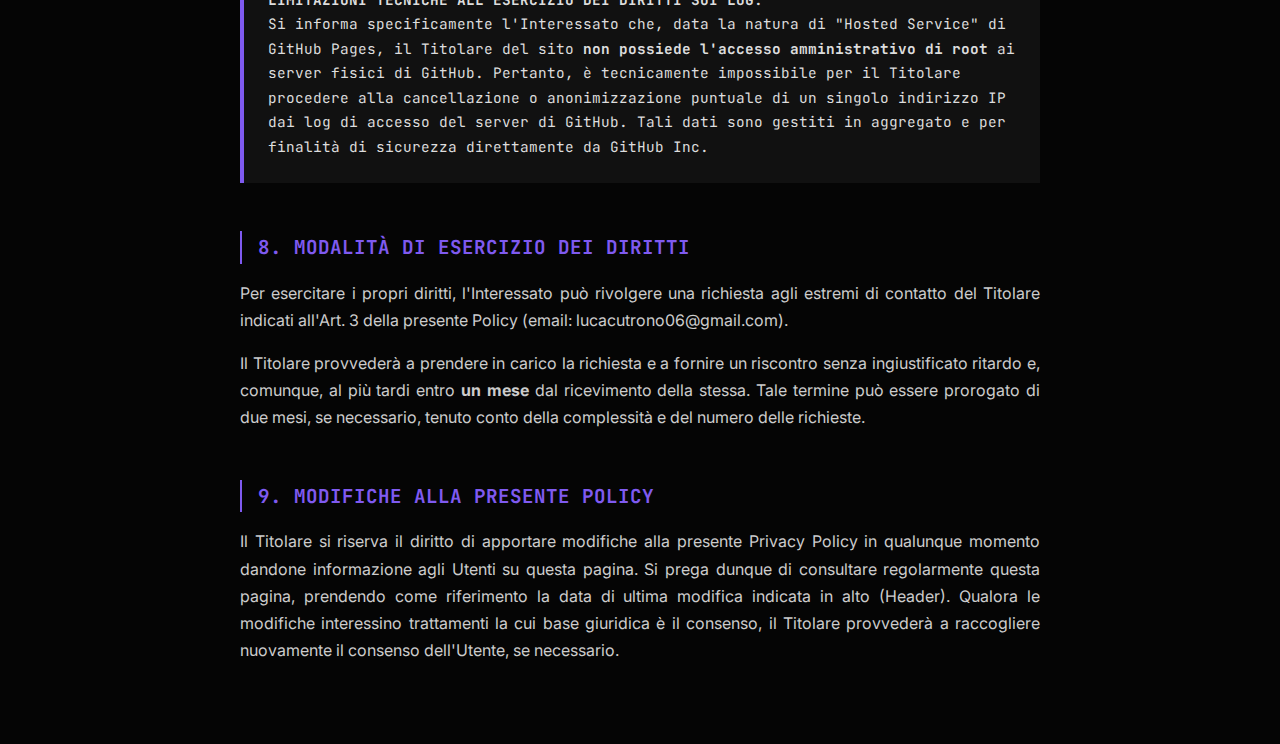
<file: privacy.html>
<!DOCTYPE html>
<html lang="it">

<head>
    <meta charset="UTF-8">
    <meta name="viewport" content="width=device-width, initial-scale=1.0">
    <title>Privacy Policy - Luca Cutrono</title>
    <link rel="preconnect" href="https://fonts.googleapis.com">
    <link rel="preconnect" href="https://fonts.gstatic.com" crossorigin>
    <link
        href="https://fonts.googleapis.com/css2?family=Inter:wght@400;600;700;900&family=JetBrains+Mono:wght@400&display=swap"
        rel="stylesheet">
    <style>
        :root {
            --bg: #050505;
            --surface: #0f0f0f;
            --border: #2a2a2a;
            --text-main: #e0e0e0;
            --text-muted: #888888;
            --accent: #7F5AF0;
        }

        * {
            margin: 0;
            padding: 0;
            box-sizing: border-box;
        }

        body {
            font-family: 'Inter', sans-serif;
            background-color: var(--bg);
            color: var(--text-main);
            line-height: 1.7;
            padding: 4rem 2rem;
        }

        .policy-container {
            max-width: 800px;
            margin: 0 auto;
        }

        .back-nav {
            margin-bottom: 3rem;
        }

        .back-nav a {
            color: var(--text-muted);
            text-decoration: none;
            font-family: 'JetBrains Mono', monospace;
            font-size: 0.9rem;
            display: inline-flex;
            align-items: center;
            gap: 0.5rem;
            transition: color 0.2s;
        }

        .back-nav a:hover {
            color: var(--accent);
        }

        h1 {
            font-size: 3rem;
            font-weight: 800;
            margin-bottom: 0.5rem;
            letter-spacing: -0.02em;
            color: white;
        }

        .meta-info {
            font-family: 'JetBrains Mono', monospace;
            font-size: 0.8rem;
            color: var(--text-muted);
            margin-bottom: 4rem;
            padding-bottom: 2rem;
            border-bottom: 1px solid var(--border);
        }

        h2 {
            font-family: 'JetBrains Mono', monospace;
            font-size: 1.2rem;
            margin-top: 3rem;
            margin-bottom: 1rem;
            color: var(--accent);
            text-transform: uppercase;
            border-left: 2px solid var(--accent);
            padding-left: 1rem;
        }

        h3 {
            font-size: 1.1rem;
            color: white;
            margin-top: 2rem;
            margin-bottom: 0.5rem;
        }

        p {
            margin-bottom: 1rem;
            font-size: 1rem;
            color: #ccc;
            text-align: justify;
        }

        ul {
            list-style: none;
            padding-left: 0;
            margin-bottom: 1rem;
        }

        li {
            margin-bottom: 0.5rem;
            position: relative;
            padding-left: 1.5rem;
            color: #ccc;
        }

        li::before {
            content: "→";
            position: absolute;
            left: 0;
            color: var(--accent);
        }

        a {
            color: white;
            text-decoration: underline;
            text-decoration-color: var(--accent);
        }

        a:hover {
            color: var(--accent);
        }

        .legal-block {
            background: rgba(255, 255, 255, 0.05);
            border-left: 4px solid var(--accent);
            padding: 1.5rem;
            margin: 2rem 0;
            font-family: 'JetBrains Mono', monospace;
            font-size: 0.9rem;
            color: #ddd;
        }
    </style>
</head>

<body data-theme="dark">
    <div class="policy-container">
        <nav class="back-nav">
            <a href="index.html">← HOME</a>
        </nav>

        <header>
            <h1>Privacy Policy</h1>
            <div class="meta-info">AGGIORNAMENTO: 28 GENNAIO 2026 • REGOLAMENTO (UE) 2016/679 (GDPR)</div>
        </header>

        <section>
            <h2>1. Premessa e Impegno per la Privacy</h2>
            <p>
                La protezione dei dati personali è una questione di estrema importanza per <strong>Luca Cutrono</strong>
                (di seguito, "il Titolare").
                In un'era digitale in cui le informazioni sono spesso raccolte in modo massivo e indiscriminato, il
                Titolare si impegna a garantire la massima trasparenza, integrità e riservatezza nel trattamento dei
                dati personali degli utenti che visitano il sito web <strong>https://lucaa06.github.io</strong> (di
                seguito, "il Sito").
            </p>
            <p>
                La presente Informativa sulla Privacy (di seguito, "Policy") è redatta nel pieno rispetto dei principi
                dettati dal <strong>Regolamento (UE) 2016/679</strong> del Parlamento Europeo e del Consiglio, del 27
                aprile 2016, relativo alla protezione delle persone fisiche con riguardo al trattamento dei dati
                personali, nonché alla libera circolazione di tali dati (c.d. <strong>"GDPR"</strong>), e della
                normativa italiana di riferimento (D.Lgs. 196/2003, come modificato dal D.Lgs. 101/2018).
            </p>
            <p>
                Questa documentazione ha lo scopo di fornire all'interessato (l'utente) una visione chiara, completa e
                dettagliata di come, quando e perché i suoi dati potrebbero essere trattati durante la navigazione su
                questo portale.
            </p>
        </section>

        <section>
            <h2>2. Definizioni Regolamentari</h2>
            <p>
                Al fine di agevolare la comprensione della presente Policy, si riportano le seguenti definizioni tratte
                dall'Art. 4 del GDPR:
            </p>
            <ul>
                <li><strong>Dato Personale:</strong> Qualsiasi informazione riguardante una persona fisica identificata
                    o identificabile («interessato»); si considera identificabile la persona fisica che può essere
                    identificata, direttamente o indirettamente, con particolare riferimento a un identificativo come il
                    nome, un numero di identificazione, dati relativi all'ubicazione, un identificativo online o a uno o
                    più elementi caratteristici della sua identità fisica, fisiologica, genetica, psichica, economica,
                    culturale o sociale.</li>
                <li><strong>Trattamento:</strong> Qualsiasi operazione o insieme di operazioni, compiute con o senza
                    l'ausilio di processi automatizzati e applicate a dati personali o insiemi di dati personali, come
                    la raccolta, la registrazione, l'organizzazione, la strutturazione, la conservazione, l'adattamento
                    o la modifica, l'estrazione, la consultazione, l'uso, la comunicazione mediante trasmissione,
                    diffusione o qualsiasi altra forma di messa a disposizione, il raffronto o l'interconnessione, la
                    limitazione, la cancellazione o la distruzione.</li>
                <li><strong>Titolare del Trattamento:</strong> La persona fisica o giuridica, l'autorità pubblica, il
                    servizio o altro organismo che, singolarmente o insieme ad altri, determina le finalità e i mezzi
                    del trattamento di dati personali.</li>
                <li><strong>Interessato:</strong> La persona fisica a cui si riferiscono i Dati Personali (in questo
                    caso, l'Utente che naviga sul Sito).</li>
            </ul>
        </section>

        <section>
            <h2>3. Identità e Contatti del Titolare del Trattamento</h2>
            <p>
                Il Titolare del Trattamento dei dati raccolti attraverso questo Sito è:
            </p>
            <div class="legal-block">
                <strong>LUCA CUTRONO</strong><br>
                Residente in Italia<br>
                Email di contatto per questioni Privacy: <a href="mailto:lucacutrono06@gmail.com"
                    class="link">lucacutrono06@gmail.com</a>
            </div>
            <p>
                Data la natura personale e non aziendale del Sito, non è stata designata la figura del Responsabile
                della Protezione dei Dati (DPO), non ricorrendone i presupposti di legge (Art. 37 GDPR).
            </p>
        </section>

        <section>
            <h2>4. Tipologie di Dati Trattati, Finalità e Basi Giuridiche</h2>

            <h3>4.1 Dati di Navigazione (Log di Sistema) - Hosting GitHub Pages</h3>
            <p>
                I sistemi informatici e le procedure software preposte al funzionamento di questo sito web acquisiscono,
                nel corso del loro normale esercizio, alcuni dati personali la cui trasmissione è implicita nell'uso dei
                protocolli di comunicazione di Internet.
            </p>
            <p>
                <strong>Dettaglio dei dati raccolti dall'infrastruttura hosting:</strong><br>
                Si tratta di informazioni che non sono raccolte direttamente dal Titolare per essere associate a
                interessati identificati, ma che per la loro stessa natura potrebbero, attraverso elaborazioni ed
                associazioni con dati detenuti da terzi, permettere di identificare gli utenti. In questa categoria
                rientrano:
            </p>
            <ul>
                <li>Gli <strong>indirizzi IP</strong> dei computer utilizzati dagli utenti che si connettono al sito;
                </li>
                <li>Gli indirizzi in notazione <strong>URI/URL</strong> (Uniform Resource Identifier/Locator) delle
                    risorse richieste;</li>
                <li>L'<strong>orario</strong> della richiesta (timestamp);</li>
                <li>Il <strong>metodo</strong> utilizzato nel sottoporre la richiesta al server (es. GET, POST);</li>
                <li>La <strong>dimensione</strong> del file ottenuto in risposta;</li>
                <li>Il <strong>codice numerico</strong> indicante lo stato della risposta data dal server (buon fine,
                    errore, ecc.);</li>
                <li>Parametri relativi al sistema operativo e all'ambiente informatico dell'utente (c.d. <strong>User
                        Agent</strong>).</li>
            </ul>
            <p>
                <strong>Finalità del Trattamento:</strong> Questi dati vengono utilizzati al solo fine di ricavare
                informazioni statistiche anonime sull'uso del sito (da parte del Provider GitHub) e per controllarne il
                corretto funzionamento, nonché per motivi di sicurezza (es. difesa da attacchi DDoS, tentativi di
                hacking).<br><br>
                <strong>Base Giuridica:</strong> Il trattamento è basato sul <strong>Legittimo Interesse</strong> (Art.
                6.1.f GDPR) del fornitore di hosting (GitHub Inc.) e del Titolare a garantire la sicurezza e la
                stabilità dell'infrastruttura web.
            </p>

            <h3>4.2 Dati forniti volontariamente dall'utente</h3>
            <p>
                L'invio facoltativo, esplicito e volontario di messaggi di posta elettronica agli indirizzi indicati su
                questo sito, o la compilazione di eventuali moduli di contatto, comporta la successiva acquisizione
                dell'indirizzo del mittente, necessario per rispondere alle richieste, nonché degli eventuali altri dati
                personali inseriti nella missiva.
            </p>
            <p>
                <strong>Finalità:</strong> Rispondere alle richieste di informazioni, di contatto o di supporto tecnico
                avanzate dall'utente.<br><br>
                <strong>Base Giuridica:</strong> Esecuzione di misure precontrattuali o contrattuali adottate su
                richiesta dell'interessato (Art. 6.1.b GDPR), o consenso implicito dell'interessato che decide di
                contattare il Titolare.
            </p>

            <h3>4.3 Cookie e Altri Sistemi di Tracciamento</h3>
            <p>
                Per informazioni dettagliate sull'uso dei cookie, delle tecnologie di "Local Storage" e per la gestione
                del consenso, si rimanda in modo specifico ed esaustivo alla <a href="cookie.html" class="link">Cookie
                    Policy</a> predisposta su questo Sito.
            </p>
        </section>

        <section>
            <h2>5. Luogo del Trattamento e Trasferimento dei Dati (USA)</h2>
            <p>
                Il Sito è ospitato sulla piattaforma <strong>GitHub Pages</strong>, un servizio di hosting offerto da
                <strong>GitHub Inc.</strong>, sussidiaria di Microsoft Corporation. I server di GitHub sono localizzati
                prevalentemente negli <strong>Stati Uniti d'America (USA)</strong>.
            </p>
            <p>
                Di conseguenza, i Dati di Navigazione (es. Indirizzi IP) sono oggetto di trasferimento verso un Paese
                Terzo (USA).
            </p>
            <div class="legal-block">
                <strong>BASE GIURIDICA DEL TRASFERIMENTO (Data Privacy Framework):</strong><br>
                Il 10 Luglio 2023 la Commissione Europea ha adottato la decisione di adeguatezza relativa al
                <strong>EU-US Data Privacy Framework (DPF)</strong>. GitHub Inc. (e la controllante Microsoft Corp.)
                aderiscono a tale framework, garantendo un livello di protezione dei dati sostanzialmente equivalente a
                quello dell'Unione Europea. Pertanto, il trasferimento dei dati non necessita di ulteriori
                autorizzazioni specifiche in quanto coperto dalla decisione di adeguatezza.
            </div>
            <p>
                In subordine, il trasferimento è garantito dall'adozione delle <strong>Clausole Contrattuali Standard
                    (Standard Contractual Clauses - SCC)</strong> approvate dalla Commissione Europea, che impegnano
                l'importatore dei dati (GitHub) a rispettare stringenti obblighi di sicurezza e riservatezza.
            </p>
        </section>

        <section>
            <h2>6. Modalità del Trattamento e Conservazione dei Dati</h2>
            <p>
                Il trattamento dei dati personali avviene mediante strumenti informatici e telematici con logiche
                strettamente correlate alle finalità indicate e, in ogni caso, in modo da garantire la sicurezza e la
                riservatezza dei dati stessi.
            </p>
            <p>
                <strong>Misure di Sicurezza:</strong><br>
                Il traffico verso questo Sito è protetto da tecnologia di cifratura <strong>SSL/TLS (Secure Sockets
                    Layer / Transport Layer Security)</strong> tramite protocollo HTTPS. Questa tecnologia assicura che
                le comunicazioni tra il browser dell'utente e il server siano criptate, riducendo il rischio di
                intercettazione dei dati da parte di terzi malevoli.
            </p>
            <p>
                <strong>Periodo di Conservazione (Data Retention):</strong><br>
            </p>
            <ul>
                <li><strong>Log di Navigazione:</strong> Sono conservati dai sistemi di GitHub Inc. secondo le proprie
                    policy di retention (generalmente per il tempo strettamente necessario all'analisi di sicurezza e
                    poi cancellati o anonimizzati). Il Titolare <em>non ha controllo</em> sulla durata di conservazione
                    di questi log tecnici lato server.</li>
                <li><strong>Dati di Contatto (Email):</strong> I dati inviati volontariamente dagli utenti via email
                    saranno conservati per il tempo necessario a evadere la richiesta e successivamente archiviati a
                    fini di memoria storica della corrispondenza, salvo richiesta di cancellazione esplicita da parte
                    dell'interessato.</li>
            </ul>
        </section>

        <section>
            <h2>7. Diritti dell'Interessato (Art. 15-22 GDPR)</h2>
            <p>
                L'Interessato ha il diritto, in qualunque momento, di esercitare i diritti previsti dal GDPR nei
                confronti del Titolare. Nello specifico:
            </p>
            <ul>
                <li><strong>Diritto di Accesso (Art. 15):</strong> Ottenere la conferma che sia o meno in corso un
                    trattamento di dati personali che lo riguardano e, in tal caso, ottenere l'accesso ai dati e alle
                    informazioni sulle finalità, categorie, destinatari, ecc.</li>
                <li><strong>Diritto di Rettifica (Art. 16):</strong> Ottenere la rettifica dei dati personali inesatti o
                    l'integrazione di quelli incompleti.</li>
                <li><strong>Diritto alla Cancellazione ("Diritto all'Oblio") (Art. 17):</strong> Ottenere la
                    cancellazione dei dati personali se sussistono determinati motivi (es. i dati non sono più
                    necessari, revoca del consenso). <em>Nota: Si applicano le limitazioni tecniche descritte al punto
                        4.1 in merito ai Log di Sistema di GitHub.</em></li>
                <li><strong>Diritto di Limitazione (Art. 18):</strong> Ottenere la limitazione del trattamento in
                    specifiche ipotesi (es. contestazione dell'esattezza dei dati).</li>
                <li><strong>Diritto alla Portabilità (Art. 20):</strong> Ricevere i dati personali in un formato
                    strutturato, di uso comune e leggibile da dispositivo automatico.</li>
                <li><strong>Diritto di Opposizione (Art. 21):</strong> Opporsi in qualsiasi momento, per motivi connessi
                    alla propria situazione particolare, al trattamento dei dati personali.</li>
                <li><strong>Diritto di Reclamo:</strong> Proporre reclamo a un'autorità di controllo (Per l'Italia:
                    Garante per la Protezione dei Dati Personali - <a href="https://www.garanteprivacy.it"
                        target="_blank" class="link">www.garanteprivacy.it</a>).</li>
            </ul>
            <div class="legal-block">
                <strong>LIMITAZIONI TECNICHE ALL'ESERCIZIO DEI DIRITTI SUI LOG:</strong><br>
                Si informa specificamente l'Interessato che, data la natura di "Hosted Service" di GitHub Pages, il
                Titolare del sito <strong>non possiede l'accesso amministrativo di root</strong> ai server fisici di
                GitHub. Pertanto, è tecnicamente impossibile per il Titolare procedere alla cancellazione o
                anonimizzazione puntuale di un singolo indirizzo IP dai log di accesso del server di GitHub. Tali dati
                sono gestiti in aggregato e per finalità di sicurezza direttamente da GitHub Inc.
            </div>
        </section>

        <section>
            <h2>8. Modalità di Esercizio dei Diritti</h2>
            <p>
                Per esercitare i propri diritti, l'Interessato può rivolgere una richiesta agli estremi di contatto del
                Titolare indicati all'Art. 3 della presente Policy (email: lucacutrono06@gmail.com).
            </p>
            <p>
                Il Titolare provvederà a prendere in carico la richiesta e a fornire un riscontro senza ingiustificato
                ritardo e, comunque, al più tardi entro <strong>un mese</strong> dal ricevimento della stessa. Tale
                termine può essere prorogato di due mesi, se necessario, tenuto conto della complessità e del numero
                delle richieste.
            </p>
        </section>

        <section>
            <h2>9. Modifiche alla Presente Policy</h2>
            <p>
                Il Titolare si riserva il diritto di apportare modifiche alla presente Privacy Policy in qualunque
                momento dandone informazione agli Utenti su questa pagina. Si prega dunque di consultare regolarmente
                questa pagina, prendendo come riferimento la data di ultima modifica indicata in alto (Header).
                Qualora le modifiche interessino trattamenti la cui base giuridica è il consenso, il Titolare provvederà
                a raccogliere nuovamente il consenso dell'Utente, se necessario.
            </p>
        </section>

    </div>
</body>

</html>
</file>
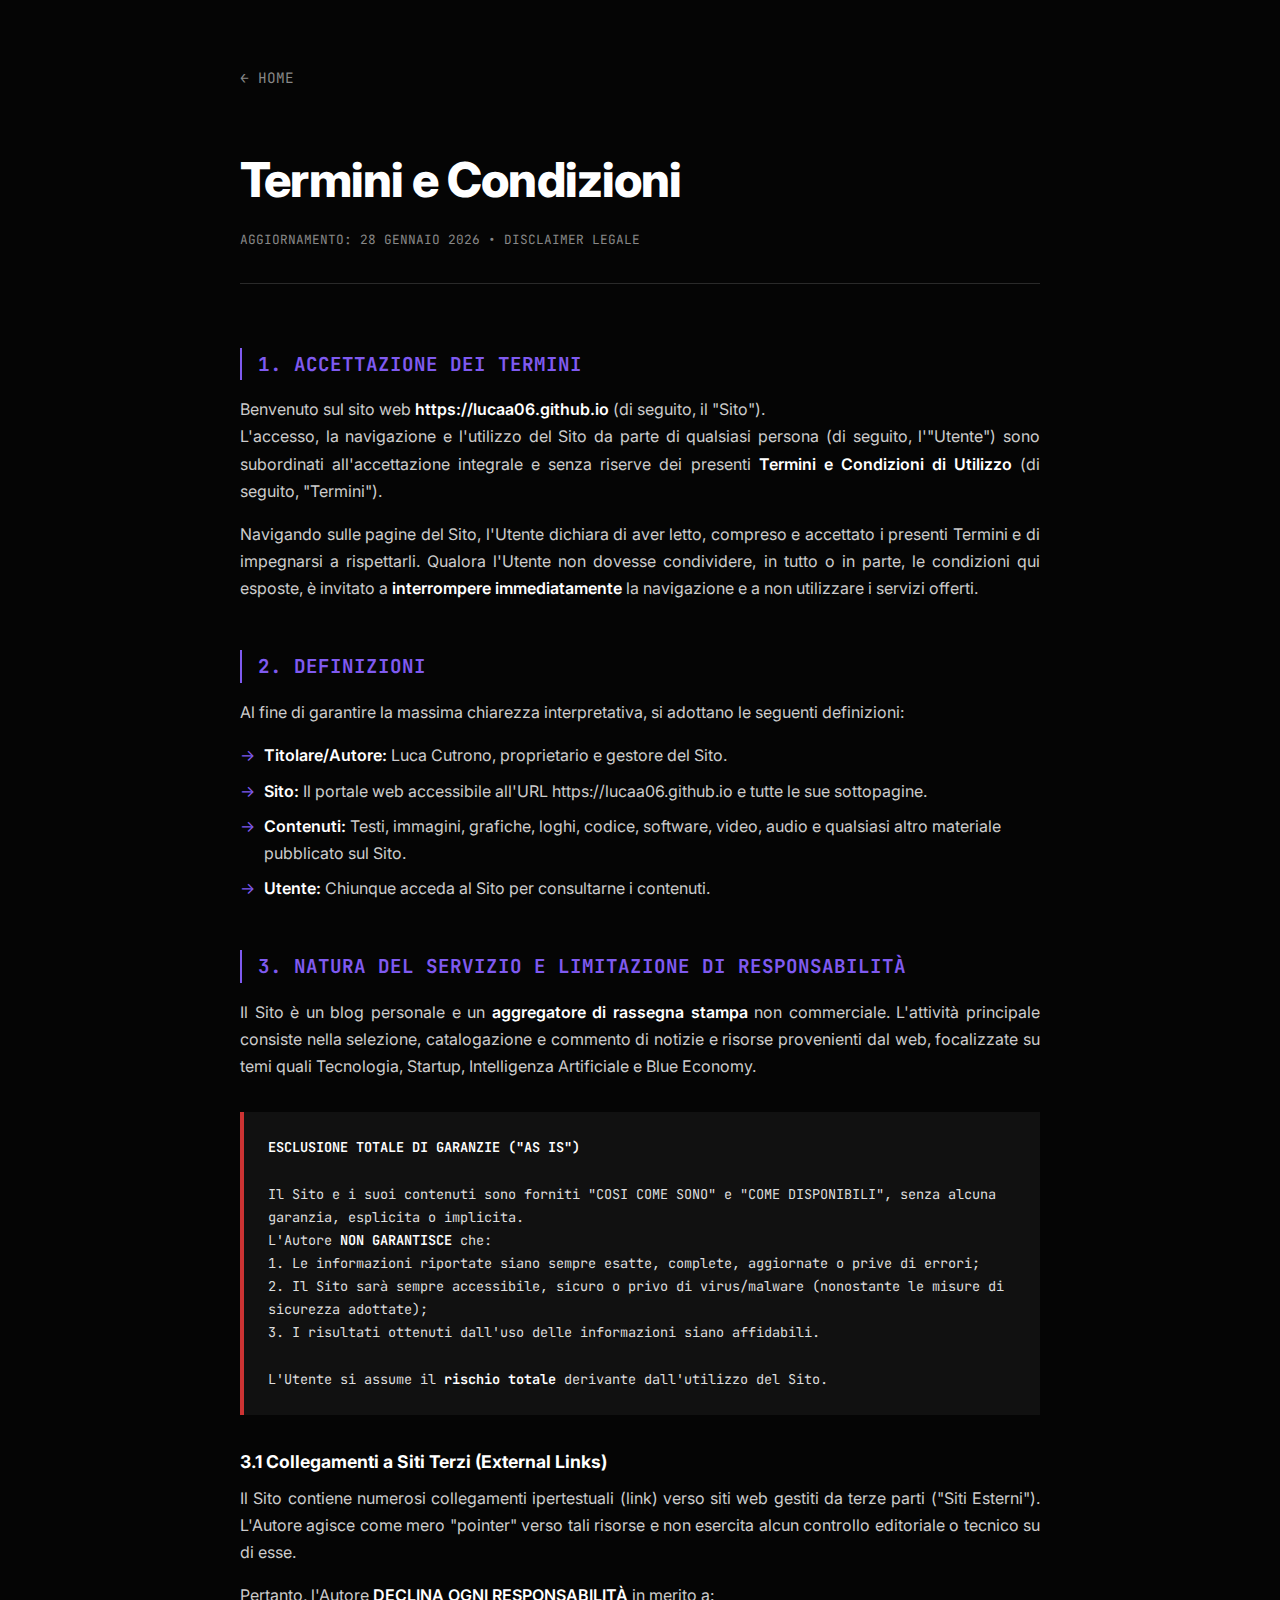
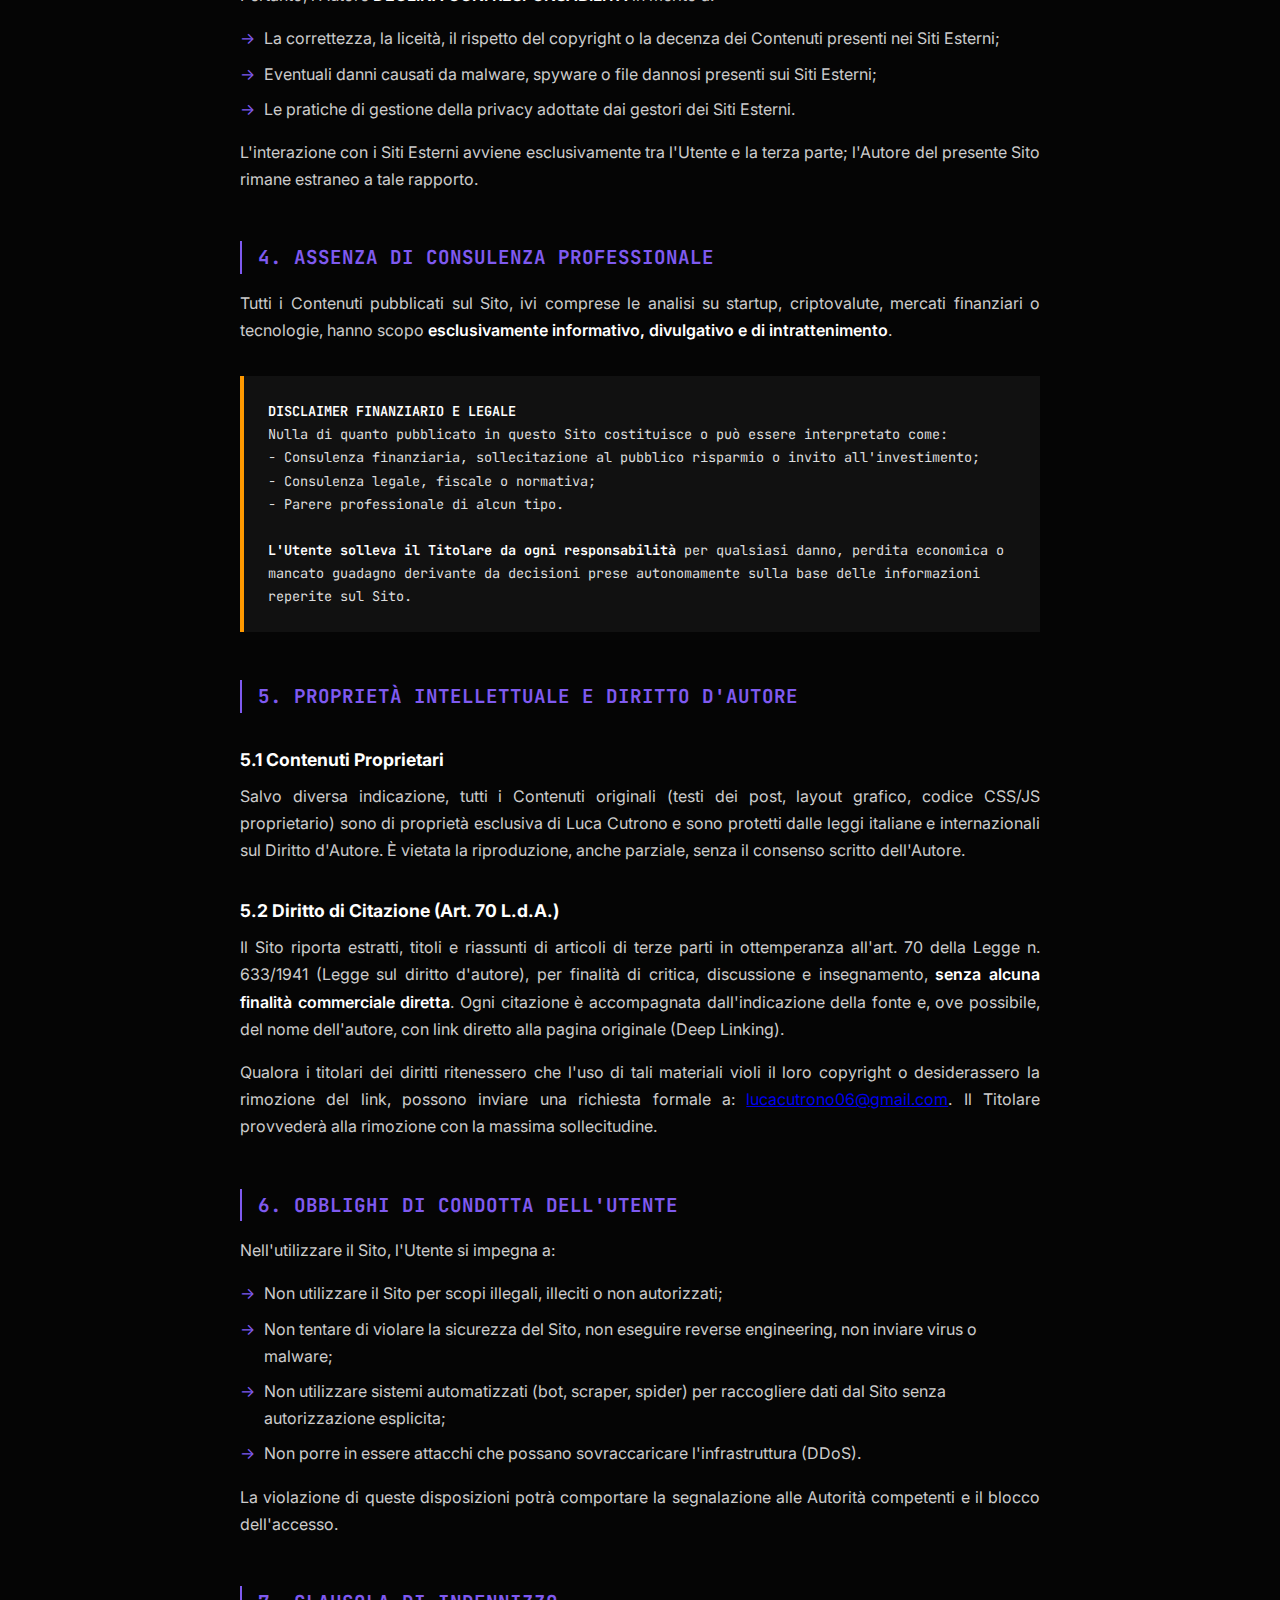
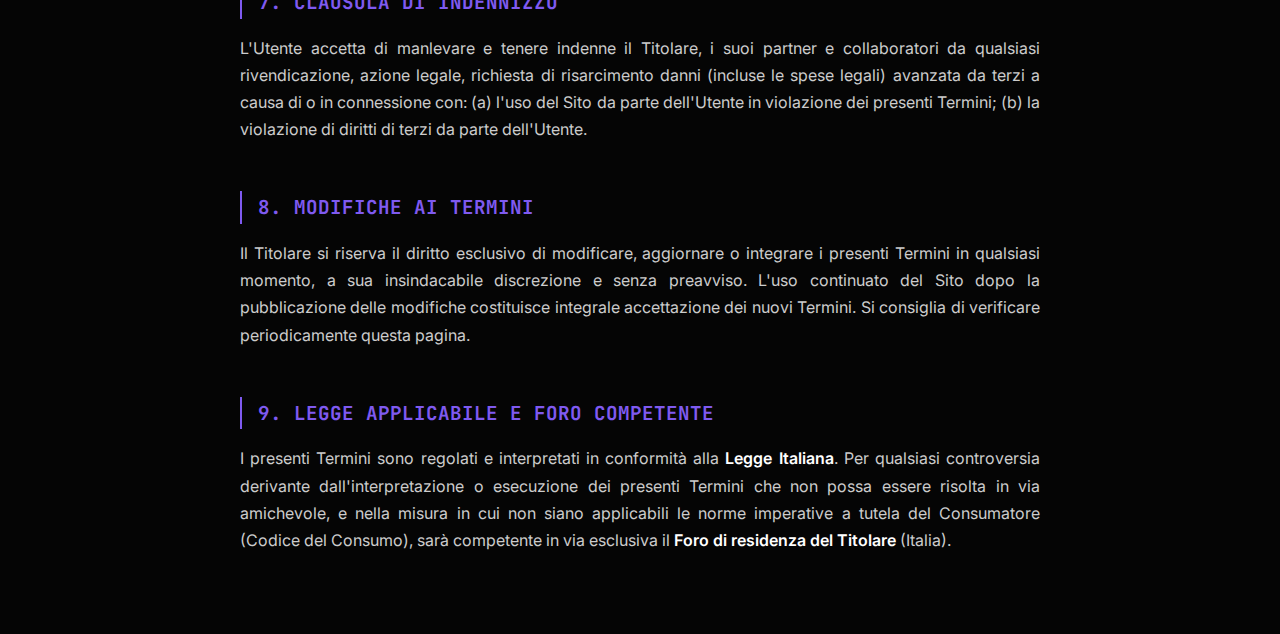
<file: terms.html>
<!DOCTYPE html>
<html lang="it">

<head>
    <meta charset="UTF-8">
    <meta name="viewport" content="width=device-width, initial-scale=1.0">
    <title>Termini e Condizioni - Luca Cutrono</title>
    <link rel="preconnect" href="https://fonts.googleapis.com">
    <link rel="preconnect" href="https://fonts.gstatic.com" crossorigin>
    <link
        href="https://fonts.googleapis.com/css2?family=Inter:wght@400;600;700;900&family=JetBrains+Mono:wght@400&display=swap"
        rel="stylesheet">
    <style>
        :root {
            --bg: #050505;
            --surface: #0f0f0f;
            --border: #2a2a2a;
            --text-main: #e0e0e0;
            --text-muted: #888888;
            --accent: #7F5AF0;
        }

        * {
            margin: 0;
            padding: 0;
            box-sizing: border-box;
        }

        body {
            font-family: 'Inter', sans-serif;
            background-color: var(--bg);
            color: var(--text-main);
            line-height: 1.7;
            padding: 4rem 2rem;
        }

        .policy-container {
            max-width: 800px;
            margin: 0 auto;
        }

        .back-nav {
            margin-bottom: 3rem;
        }

        .back-nav a {
            color: var(--text-muted);
            text-decoration: none;
            font-family: 'JetBrains Mono', monospace;
            font-size: 0.9rem;
            display: inline-flex;
            align-items: center;
            gap: 0.5rem;
            transition: color 0.2s;
        }

        .back-nav a:hover {
            color: var(--accent);
        }

        h1 {
            font-size: 3rem;
            font-weight: 800;
            margin-bottom: 0.5rem;
            letter-spacing: -0.02em;
            color: white;
        }

        .meta-info {
            font-family: 'JetBrains Mono', monospace;
            font-size: 0.8rem;
            color: var(--text-muted);
            margin-bottom: 4rem;
            padding-bottom: 2rem;
            border-bottom: 1px solid var(--border);
        }

        h2 {
            font-family: 'JetBrains Mono', monospace;
            font-size: 1.2rem;
            margin-top: 3rem;
            margin-bottom: 1rem;
            color: var(--accent);
            text-transform: uppercase;
            border-left: 2px solid var(--accent);
            padding-left: 1rem;
        }

        h3 {
            font-size: 1.1rem;
            color: white;
            margin-top: 2rem;
            margin-bottom: 0.5rem;
        }

        p {
            margin-bottom: 1rem;
            font-size: 1rem;
            color: #ccc;
            text-align: justify;
        }

        ul {
            list-style: none;
            padding-left: 0;
            margin-bottom: 1rem;
        }

        li {
            margin-bottom: 0.5rem;
            position: relative;
            padding-left: 1.5rem;
            color: #ccc;
        }

        li::before {
            content: "→";
            position: absolute;
            left: 0;
            color: var(--accent);
        }

        strong {
            color: white;
            font-weight: 600;
        }

        .legal-block {
            background: rgba(255, 255, 255, 0.05);
            border-left: 4px solid #cc3333;
            /* Red specifically for disclaimers */
            padding: 1.5rem;
            margin: 2rem 0;
            font-family: 'JetBrains Mono', monospace;
            font-size: 0.85rem;
            color: #ddd;
        }
    </style>
</head>

<body data-theme="dark">
    <div class="policy-container">
        <nav class="back-nav">
            <a href="index.html">← HOME</a>
        </nav>

        <header>
            <h1>Termini e Condizioni</h1>
            <div class="meta-info">AGGIORNAMENTO: 28 GENNAIO 2026 • DISCLAIMER LEGALE</div>
        </header>

        <section>
            <h2>1. Accettazione dei Termini</h2>
            <p>
                Benvenuto sul sito web <strong>https://lucaa06.github.io</strong> (di seguito, il "Sito").<br>
                L'accesso, la navigazione e l'utilizzo del Sito da parte di qualsiasi persona (di seguito, l'"Utente")
                sono subordinati all'accettazione integrale e senza riserve dei presenti <strong>Termini e Condizioni di
                    Utilizzo</strong> (di seguito, "Termini").
            </p>
            <p>
                Navigando sulle pagine del Sito, l'Utente dichiara di aver letto, compreso e accettato i presenti
                Termini e di impegnarsi a rispettarli. Qualora l'Utente non dovesse condividere, in tutto o in parte, le
                condizioni qui esposte, è invitato a <strong>interrompere immediatamente</strong> la navigazione e a non
                utilizzare i servizi offerti.
            </p>
        </section>

        <section>
            <h2>2. Definizioni</h2>
            <p>
                Al fine di garantire la massima chiarezza interpretativa, si adottano le seguenti definizioni:
            </p>
            <ul>
                <li><strong>Titolare/Autore:</strong> Luca Cutrono, proprietario e gestore del Sito.</li>
                <li><strong>Sito:</strong> Il portale web accessibile all'URL https://lucaa06.github.io e tutte le sue
                    sottopagine.</li>
                <li><strong>Contenuti:</strong> Testi, immagini, grafiche, loghi, codice, software, video, audio e
                    qualsiasi altro materiale pubblicato sul Sito.</li>
                <li><strong>Utente:</strong> Chiunque acceda al Sito per consultarne i contenuti.</li>
            </ul>
        </section>

        <section>
            <h2>3. Natura del Servizio e Limitazione di Responsabilità</h2>
            <p>
                Il Sito è un blog personale e un <strong>aggregatore di rassegna stampa</strong> non commerciale.
                L'attività principale consiste nella selezione, catalogazione e commento di notizie e risorse
                provenienti dal web, focalizzate su temi quali Tecnologia, Startup, Intelligenza Artificiale e Blue
                Economy.
            </p>
            <div class="legal-block">
                <strong>ESCLUSIONE TOTALE DI GARANZIE ("AS IS")</strong><br><br>
                Il Sito e i suoi contenuti sono forniti "COSI COME SONO" e "COME DISPONIBILI", senza alcuna garanzia,
                esplicita o implicita.<br>
                L'Autore <strong>NON GARANTISCE</strong> che:<br>
                1. Le informazioni riportate siano sempre esatte, complete, aggiornate o prive di errori;<br>
                2. Il Sito sarà sempre accessibile, sicuro o privo di virus/malware (nonostante le misure di sicurezza
                adottate);<br>
                3. I risultati ottenuti dall'uso delle informazioni siano affidabili.<br><br>
                L'Utente si assume il <strong>rischio totale</strong> derivante dall'utilizzo del Sito.
            </div>

            <h3>3.1 Collegamenti a Siti Terzi (External Links)</h3>
            <p>
                Il Sito contiene numerosi collegamenti ipertestuali (link) verso siti web gestiti da terze parti ("Siti
                Esterni"). L'Autore agisce come mero "pointer" verso tali risorse e non esercita alcun controllo
                editoriale o tecnico su di esse.
            </p>
            <p>
                Pertanto, l'Autore <strong>DECLINA OGNI RESPONSABILITÀ</strong> in merito a:
            </p>
            <ul>
                <li>La correttezza, la liceità, il rispetto del copyright o la decenza dei Contenuti presenti nei Siti
                    Esterni;</li>
                <li>Eventuali danni causati da malware, spyware o file dannosi presenti sui Siti Esterni;</li>
                <li>Le pratiche di gestione della privacy adottate dai gestori dei Siti Esterni.</li>
            </ul>
            <p>
                L'interazione con i Siti Esterni avviene esclusivamente tra l'Utente e la terza parte; l'Autore del
                presente Sito rimane estraneo a tale rapporto.
            </p>
        </section>

        <section>
            <h2>4. Assenza di Consulenza Professionale</h2>
            <p>
                Tutti i Contenuti pubblicati sul Sito, ivi comprese le analisi su startup, criptovalute, mercati
                finanziari o tecnologie, hanno scopo <strong>esclusivamente informativo, divulgativo e di
                    intrattenimento</strong>.
            </p>
            <div class="legal-block" style="border-color: #ff9900;">
                <strong>DISCLAIMER FINANZIARIO E LEGALE</strong><br>
                Nulla di quanto pubblicato in questo Sito costituisce o può essere interpretato come:<br>
                - Consulenza finanziaria, sollecitazione al pubblico risparmio o invito all'investimento;<br>
                - Consulenza legale, fiscale o normativa;<br>
                - Parere professionale di alcun tipo.<br><br>
                <strong>L'Utente solleva il Titolare da ogni responsabilità</strong> per qualsiasi danno, perdita
                economica o mancato guadagno derivante da decisioni prese autonomamente sulla base delle informazioni
                reperite sul Sito.
            </div>
        </section>

        <section>
            <h2>5. Proprietà Intellettuale e Diritto d'Autore</h2>

            <h3>5.1 Contenuti Proprietari</h3>
            <p>
                Salvo diversa indicazione, tutti i Contenuti originali (testi dei post, layout grafico, codice CSS/JS
                proprietario) sono di proprietà esclusiva di Luca Cutrono e sono protetti dalle leggi italiane e
                internazionali sul Diritto d'Autore. È vietata la riproduzione, anche parziale, senza il consenso
                scritto dell'Autore.
            </p>

            <h3>5.2 Diritto di Citazione (Art. 70 L.d.A.)</h3>
            <p>
                Il Sito riporta estratti, titoli e riassunti di articoli di terze parti in ottemperanza all'art. 70
                della Legge n. 633/1941 (Legge sul diritto d'autore), per finalità di critica, discussione e
                insegnamento, <strong>senza alcuna finalità commerciale diretta</strong>.
                Ogni citazione è accompagnata dall'indicazione della fonte e, ove possibile, del nome dell'autore, con
                link diretto alla pagina originale (Deep Linking).
            </p>
            <p>
                Qualora i titolari dei diritti ritenessero che l'uso di tali materiali violi il loro copyright o
                desiderassero la rimozione del link, possono inviare una richiesta formale a: <a
                    href="mailto:lucacutrono06@gmail.com" class="link">lucacutrono06@gmail.com</a>. Il Titolare
                provvederà alla rimozione con la massima sollecitudine.
            </p>
        </section>

        <section>
            <h2>6. Obblighi di Condotta dell'Utente</h2>
            <p>
                Nell'utilizzare il Sito, l'Utente si impegna a:
            </p>
            <ul>
                <li>Non utilizzare il Sito per scopi illegali, illeciti o non autorizzati;</li>
                <li>Non tentare di violare la sicurezza del Sito, non eseguire reverse engineering, non inviare virus o
                    malware;</li>
                <li>Non utilizzare sistemi automatizzati (bot, scraper, spider) per raccogliere dati dal Sito senza
                    autorizzazione esplicita;</li>
                <li>Non porre in essere attacchi che possano sovraccaricare l'infrastruttura (DDoS).</li>
            </ul>
            <p>
                La violazione di queste disposizioni potrà comportare la segnalazione alle Autorità competenti e il
                blocco dell'accesso.
            </p>
        </section>

        <section>
            <h2>7. Clausola di Indennizzo</h2>
            <p>
                L'Utente accetta di manlevare e tenere indenne il Titolare, i suoi partner e collaboratori da qualsiasi
                rivendicazione, azione legale, richiesta di risarcimento danni (incluse le spese legali) avanzata da
                terzi a causa di o in connessione con: (a) l'uso del Sito da parte dell'Utente in violazione dei
                presenti Termini; (b) la violazione di diritti di terzi da parte dell'Utente.
            </p>
        </section>

        <section>
            <h2>8. Modifiche ai Termini</h2>
            <p>
                Il Titolare si riserva il diritto esclusivo di modificare, aggiornare o integrare i presenti Termini in
                qualsiasi momento, a sua insindacabile discrezione e senza preavviso. L'uso continuato del Sito dopo la
                pubblicazione delle modifiche costituisce integrale accettazione dei nuovi Termini. Si consiglia di
                verificare periodicamente questa pagina.
            </p>
        </section>

        <section>
            <h2>9. Legge Applicabile e Foro Competente</h2>
            <p>
                I presenti Termini sono regolati e interpretati in conformità alla <strong>Legge Italiana</strong>.
                Per qualsiasi controversia derivante dall'interpretazione o esecuzione dei presenti Termini che non
                possa essere risolta in via amichevole, e nella misura in cui non siano applicabili le norme imperative
                a tutela del Consumatore (Codice del Consumo), sarà competente in via esclusiva il <strong>Foro di
                    residenza del Titolare</strong> (Italia).
            </p>
        </section>

    </div>
</body>

</html>
</file>
<file: style.css>
/* ============================================
   RESET & VARIABLES - PURE BLACK THEME
   ============================================ */
:root {
    --bg-left: #000000;
    /* Absolute Black */
    --text-primary: #FFFFFF;
    --text-muted: #999999;
    --border-dim: #222222;
    --border-bright: #444444;

    --accent: #7F5AF0;
    /* Electric Purple */

    --font-heading: 'Playfair Display', serif;
    --font-mono: 'JetBrains Mono', monospace;
    --font-body: 'Inter', sans-serif;
}

* {
    margin: 0;
    padding: 0;
    box-sizing: border-box;
    -webkit-font-smoothing: antialiased;
}

body {
    background-color: var(--bg-left);
    color: var(--text-primary);
    font-family: var(--font-body);
    overflow-x: hidden;
}

/* ============================================
   SPLIT LAYOUT
   ============================================ */
.split-layout {
    display: flex;
    min-height: 100vh;
}

/* LEFT COLUMN (2/3) - SCROLLABLE */
.content-area {
    width: 66.666%;
    background-color: var(--bg-left);
    padding: 6rem 8rem;
    position: relative;
    border-right: 1px solid var(--border-dim);
    z-index: 2;
}

@media (max-width: 1200px) {
    .content-area {
        padding: 4rem 5rem;
    }
}

@media (max-width: 900px) {
    .split-layout {
        flex-direction: column;
    }

    .content-area {
        width: 100%;
        border-right: none;
        padding: 3rem;
    }

    .sidebar-area {
        width: 100%;
        height: auto;
        position: relative;
        padding: 4rem 2rem;
    }

    .sidebar-bg {
        height: 120%;
        top: -10%;
    }
}

/* RIGHT COLUMN (1/3) - STICKY */
.sidebar-area {
    width: 33.333%;
    height: 100vh;
    position: sticky;
    top: 0;
    right: 0;
    overflow: hidden;
    display: flex;
    flex-direction: column;
    justify-content: center;
    align-items: center;
    padding: 2rem;
}

.sidebar-bg {
    position: absolute;
    inset: 0;
    height: 120%;
    top: -10%;
    background: url('https://images.unsplash.com/photo-1486406146926-c627a92ad1ab?q=80&w=2670&auto=format&fit=crop') center/cover;
    filter: grayscale(100%) brightness(0.3) contrast(1.2);
    z-index: -1;
    will-change: transform;
}

/* ============================================
   CONTENT STYLING (LEFT)
   ============================================ */
/* HEADER */
.content-header {
    display: flex;
    justify-content: flex-start;
    align-items: center;
    gap: 3rem;
    margin-bottom: 8rem;
}

.brand-name {
    font-family: var(--font-heading);
    font-size: 1.5rem;
    font-weight: 700;
    display: flex;
    align-items: center;
    gap: 0.75rem;
}

/* LOGO STYLING - WHITE ON BLACK */
.site-logo {
    height: 54px;
    /* Significantly larger */
    width: auto;
    filter: invert(1) brightness(200%);
    display: block;
}

.mini-nav a {
    color: var(--text-muted);
    text-decoration: none;
    font-family: var(--font-mono);
    font-size: 0.8rem;
    text-transform: uppercase;
    transition: color 0.2s;
    margin-right: 2rem;
}

.mini-nav a:hover {
    color: white;
}

.mobile-brand-container {
    display: flex;
    align-items: center;
    gap: 0.8rem;
}

.site-logo.mobile {
    height: 40px;
    width: auto;
}

/* HERO TEXT */
.hero-text-section {
    margin-bottom: 10rem;
}

.hero-eyebrow {
    font-family: var(--font-mono);
    color: var(--accent);
    font-size: 0.85rem;
    margin-bottom: 2rem;
    display: inline-block;
    border: 1px solid var(--border-dim);
    padding: 0.5rem 1rem;
}

.hero-headline {
    font-family: var(--font-heading);
    font-size: 5.5rem;
    line-height: 0.95;
    font-weight: 400;
    margin-bottom: 2.5rem;
}

.hero-headline .highlight {
    color: var(--text-muted);
    font-style: italic;
    font-family: var(--font-heading);
}

.hero-subline {
    font-size: 1.2rem;
    color: var(--text-muted);
    max-width: 480px;
    line-height: 1.7;
    margin-left: 5px;
}

/* BENTO GRID */
.section-label {
    font-family: var(--font-mono);
    text-transform: uppercase;
    color: var(--text-muted);
    font-size: 0.8rem;
    border-bottom: 1px solid var(--border-dim);
    padding-bottom: 1.5rem;
    margin-bottom: 4rem;
}

.bento-grid {
    display: grid;
    grid-template-columns: repeat(2, 1fr);
    gap: 2rem;
}

.bento-card {
    background: #0A0A0A;
    border: 1px solid var(--border-dim);
    aspect-ratio: 1/1.2;
    /* Slightly taller for vertical layout */
    position: relative;
    padding: 2.5rem 1.5rem;
    display: flex;
    flex-direction: column;
    align-items: center;
    justify-content: space-between;
    /* Top, Center, Bottom */
    transition: all 0.4s ease;
    overflow: hidden;
    text-align: center;
}

.bento-card:hover,
.bento-card.active {
    border-color: #555;
    background: #111;
}

/* TOP: Header */
.card-header-center {
    width: 100%;
    display: flex;
    flex-direction: column;
    align-items: center;
}

.card-idx {
    font-family: var(--font-mono);
    font-size: 0.8rem;
    color: var(--accent);
    margin-bottom: 0.5rem;
    display: block;
    opacity: 0.8;
}

.card-title {
    font-family: var(--font-heading);
    font-size: 1.75rem;
    font-weight: 400;
    margin: 0;
    color: white;
}

/* CENTER: Icon Wrapper */
.icon-wrapper-center {
    flex-grow: 1;
    display: flex;
    align-items: center;
    justify-content: center;
    width: 100%;
}

/* BOTTOM: Description */
.card-desc {
    font-family: var(--font-body);
    font-size: 0.95rem;
    color: var(--text-muted);
    line-height: 1.5;
    max-width: 90%;
    margin-top: 1rem;
}


/* SVG STYLES & ANIMATIONS */
.topic-icon {
    width: 120px;
    /* LARGE, per request */
    height: 120px;
    color: white;
    stroke-width: 1;
    display: block;
    overflow: visible;
    transition: transform 0.4s ease;
}

.bento-card:hover .topic-icon {
    transform: scale(1.1);
    /* Subtle grow on hover */
}

.topic-icon path,
.topic-icon rect,
.topic-icon circle,
.topic-icon line {
    vector-effect: non-scaling-stroke;
}

/* 1. TECH: Pulse */
.bento-card:hover .chip-core,
.bento-card.active .chip-core {
    animation: chipPulse 1.5s infinite alternate;
}

@keyframes chipPulse {
    from {
        opacity: 0.3;
    }

    to {
        opacity: 1;
        fill: var(--accent);
    }
}

/* 2. AI: Network active */
.bento-card:hover .ai-node,
.bento-card.active .ai-node {
    animation: nodeFlash 1s infinite alternate;
}

.bento-card:hover .n2,
.bento-card.active .n2 {
    animation-delay: 0.2s;
}

.bento-card:hover .n3,
.bento-card.active .n3 {
    animation-delay: 0.4s;
}

@keyframes nodeFlash {
    from {
        opacity: 0.3;
    }

    to {
        opacity: 1;
        fill: var(--accent);
    }
}

/* 3. STARTUP: Rocket Hover */
.bento-card:hover .rocket-body,
.bento-card.active .rocket-body {
    animation: rocketFloat 2s ease-in-out infinite;
}

.bento-card:hover .rocket-fire,
.bento-card.active .rocket-fire {
    animation: fireFlicker 0.1s infinite alternate;
    opacity: 1;
}

@keyframes rocketFloat {

    0%,
    100% {
        transform: translateY(0);
    }

    50% {
        transform: translateY(-4px);
    }
}

@keyframes fireFlicker {
    from {
        opacity: 0.5;
    }

    to {
        opacity: 1;
    }
}

/* 4. DESIGN: Assemble */
.bento-card:hover .shape,
.bento-card.active .shape {
    transform-box: fill-box;
    transform-origin: center;
    animation: shapeSpin 4s linear infinite;
}

.bento-card:hover .s2,
.bento-card.active .s2 {
    animation-direction: reverse;
}

@keyframes shapeSpin {
    from {
        transform: rotate(0deg);
    }

    to {
        transform: rotate(360deg);
    }
}

/* 5. ROBOTICA: Waving Arm */
.robot-arm-left {
    transform-origin: 12px 24px;
    transform: rotate(0deg);
}

.bento-card.active .robot-arm-left,
.bento-card:hover .robot-arm-left {
    animation: robotWave 1s ease-in-out infinite;
}

@keyframes robotWave {
    0% {
        transform: rotate(0deg);
    }

    25% {
        transform: rotate(-20deg);
    }

    50% {
        transform: rotate(10deg);
    }

    75% {
        transform: rotate(-10deg);
    }

    100% {
        transform: rotate(0deg);
    }
}

/* 6. INNOVATION: Lightbulb */
.bento-card:hover .bulb-glass,
.bento-card.active .bulb-glass {
    stroke: var(--accent);
}

.bento-card:hover .bulb-rays,
.bento-card.active .bulb-rays {
    animation: turnOn 0.5s forwards;
}

@keyframes turnOn {
    from {
        opacity: 0;
    }

    to {
        opacity: 1;
    }
}

/* FOOTER */
.main-footer {
    margin-top: 10rem;
    padding-top: 4rem;
    border-top: 1px solid var(--border-dim);
    display: flex;
    flex-direction: column;
    /* Changed from row to column to stack elements */
    gap: 4rem;
    width: 100%;
}

.footer-cols {
    display: flex;
    /* Back to flex for columns to ensure left alignment */
    gap: 5rem;
    width: 100%;
}

.f-col {
    display: flex;
    flex-direction: column;
    gap: 0.5rem;
}

.f-col h4 {
    font-family: var(--font-mono);
    font-size: 0.75rem;
    text-transform: uppercase;
    color: #888;
    /* Slightly brighter */
    margin-bottom: 1rem;
    letter-spacing: 0.05em;
}

.sidebar-legal-text {
    font-family: var(--font-body);
    font-size: 0.7rem;
    color: #999;
    /* LIGHTER */
    line-height: 1.5;
    margin: 1.5rem 0;
    padding-top: 1.5rem;
    border-top: 1px solid rgba(255, 255, 255, 0.2);
}

.footer-legal {
    display: flex;
    flex-direction: column;
    gap: 1.5rem;
    padding-top: 0;
    /* spacing handled by gap in main-footer */
    border-top: none;
    margin-top: 0;
    max-width: 800px;
}

.legal-text {
    font-family: var(--font-body);
    font-size: 0.85rem;
    color: #AAAAAA;
    /* LIGHTER - High Contrast */
    line-height: 1.7;
}

.copy-text {
    font-family: var(--font-mono);
    font-size: 0.75rem;
    color: #666;
    /* Slightly darker than text but visible */
    text-transform: uppercase;
}

.f-col a {
    color: white;
    text-decoration: none;
    font-size: 0.9rem;
    transition: color 0.2s;
}

.f-col a:hover {
    color: var(--accent);
}

.copy-text {
    font-family: var(--font-mono);
    font-size: 0.75rem;
    color: var(--border-dim);
    text-transform: uppercase;
}

.footer-legal {
    display: flex;
    flex-direction: column;
    gap: 1rem;
    padding-top: 2rem;
    border-top: 1px solid var(--border-dim);
    margin-top: 2rem;
}

.legal-text {
    font-family: var(--font-body);
    font-size: 0.75rem;
    color: #666;
    line-height: 1.6;
    max-width: 800px;
}

.legal-text strong {
    color: var(--text-muted);
    font-weight: 600;
}

.legal-text a {
    color: inherit;
    text-decoration: underline;
    text-underline-offset: 2px;
    transition: color 0.2s ease;
}

.legal-text a:hover {
    color: var(--accent);
}


/* SIDEBAR & WIDGET (RIGHT) */
.sidebar-content {
    width: 100%;
    max-width: 400px;
}

.newsletter-widget {
    background: rgba(0, 0, 0, 0.7);
    backdrop-filter: blur(20px);
    border: 1px solid rgba(255, 255, 255, 0.15);
    padding: 3rem;
    display: flex;
    flex-direction: column;
    gap: 2rem;
    box-shadow: 0 20px 40px rgba(0, 0, 0, 0.5);
    transition: transform 0.1s linear;
}

.widget-title {
    font-family: var(--font-heading);
    font-size: 2.5rem;
    line-height: 1;
    margin-bottom: 0.5rem;
}

.widget-desc {
    color: #ccc;
    font-size: 1rem;
    line-height: 1.5;
}

.input-row {
    position: relative;
    border-bottom: 1px solid white;
}

.sidebar-input {
    width: 100%;
    background: transparent;
    border: none;
    padding: 1rem 0;
    color: white;
    font-family: var(--font-mono);
    font-size: 1rem;
    outline: none;
}

.sidebar-input::placeholder {
    color: #555;
}

.sidebar-submit {
    width: 100%;
    background: white;
    color: black;
    border: none;
    padding: 1.25rem;
    font-family: var(--font-mono);
    text-transform: uppercase;
    font-weight: 700;
    letter-spacing: 0.1em;
    cursor: pointer;
    transition: background 0.3s;
    margin-top: 1rem;
}

.sidebar-submit:hover {
    background: var(--accent);
    color: white;
}

.sidebar-helpers {
    margin-top: 3rem;
    padding-top: 2rem;
    border-top: 1px solid rgba(255, 255, 255, 0.1);
    transition: opacity 0.5s ease;
}

.sidebar-helpers.hidden {
    opacity: 0;
    pointer-events: none;
}

.helper-row {
    display: flex;
    gap: 1.5rem;
    margin-bottom: 0.75rem;
    flex-wrap: wrap;
}

.helper-row a {
    color: rgba(255, 255, 255, 0.5);
    text-decoration: none;
    font-family: var(--font-mono);
    font-size: 0.75rem;
    text-transform: uppercase;
    transition: color 0.3s ease;
    letter-spacing: 0.05em;
}

.helper-row a:hover {
    color: var(--accent);
}

.helper-scroll-hint {
    font-family: var(--font-mono);
    font-size: 0.7rem;
    color: #333;
    margin-top: 2rem;
}

/* ============================================
   COOKIE BANNER
   ============================================ */
.cookie-banner {
    position: fixed;
    bottom: 2rem;
    right: 2rem;
    width: 380px;
    background: #FFFFFF;
    /* High Contrast White */
    color: #000000;
    border: 4px solid #000000;
    /* Brutalist Border */
    padding: 2rem;
    z-index: 10000;
    display: flex;
    flex-direction: column;
    gap: 1.5rem;
    box-shadow: 0 20px 50px rgba(255, 255, 255, 0.1);
    opacity: 0;
    transform: translateY(20px);
    transition: opacity 0.5s ease, transform 0.5s ease;
    font-family: var(--font-body);
    pointer-events: none;
}

/* State when Visible */
.cookie-banner.visible {
    opacity: 1;
    transform: translateY(0);
    pointer-events: auto;
}

/* Explosion State */
.cookie-banner.explode {
    transform: scale(1.1) rotate(5deg);
    opacity: 0;
    transition: all 0.3s cubic-bezier(0.68, -0.55, 0.27, 1.55);
}

.cookie-header {
    display: flex;
    align-items: center;
    gap: 1rem;
}

.cookie-icon-svg {
    width: 32px;
    height: 32px;
    color: #C08552;
    /* Biscuit Color (Tertiary) */
    animation: cookieSpin Physics 4s infinite;
}

@keyframes cookieSpinPhysics {
    0% {
        transform: rotate(0deg);
    }

    10% {
        transform: rotate(-10deg);
    }

    /* Anticipation */
    35% {
        transform: rotate(380deg);
    }

    /* Spin fast past 360 */
    50% {
        transform: rotate(360deg);
    }

    /* Settle */
    100% {
        transform: rotate(360deg);
    }

    /* Pause */
}

.cookie-title {
    font-family: var(--font-heading);
    font-size: 1.4rem;
    color: #000000;
    font-weight: 700;
}

.cookie-text {
    font-size: 0.9rem;
    color: #333333;
    line-height: 1.5;
    font-weight: 500;
}

.cookie-text a {
    color: #000000;
    text-decoration: underline;
    text-underline-offset: 3px;
    font-weight: 700;
}

.cookie-actions {
    display: flex;
    gap: 1rem;
}

.cookie-btn {
    flex: 1;
    padding: 1rem;
    font-family: var(--font-mono);
    font-size: 0.8rem;
    text-transform: uppercase;
    cursor: pointer;
    border: 2px solid #000000;
    background: transparent;
    color: #000000;
    transition: all 0.2s;
    font-weight: 700;
    letter-spacing: 0.05em;
}

.cookie-btn:hover {
    background: #f0f0f0;
    transform: translateY(-2px);
    box-shadow: 4px 4px 0px #000000;
}

.cookie-btn.primary {
    background: #000000;
    color: #FFFFFF;
}

.cookie-btn.primary:hover {
    background: #333;
    color: #fff;
    transform: translateY(-2px);
    box-shadow: 4px 4px 0px rgba(0, 0, 0, 0.5);
}

@media (max-width: 600px) {
    .cookie-banner {
        width: calc(100% - 2rem);
        right: 1rem;
        bottom: 1rem;
        padding: 1.5rem;
    }
}

/* Particle CSS */
.cookie-particle {
    position: fixed;
    top: 0;
    left: 0;
    width: 28px;
    height: 28px;
    /* Cookie Particles (No Border) */
    background-size: contain;
    background-repeat: no-repeat;
    pointer-events: none;
    z-index: 10001;
    opacity: 1;
    transition: opacity 1s ease;
}

.cookie-particle.v1 {
    background-image: url("data:image/svg+xml,%3Csvg xmlns='http://www.w3.org/2000/svg' viewBox='0 0 24 24' fill='none'%3E%3Cpath d='M12 2C7 2 3 6 3 11c0 2.5 1 5 3 6.5 2 1.5 5 2.5 8 2.5 4 0 7-3 8-7 0-3-2-6-5-8-1-1-3-2-5-2Z' fill='%23E0C097'/%3E%3Ccircle cx='8' cy='8' r='1' fill='black'/%3E%3Ccircle cx='14' cy='7' r='1' fill='black'/%3E%3Ccircle cx='11' cy='12' r='1.5' fill='black'/%3E%3Ccircle cx='16' cy='13' r='1' fill='black'/%3E%3Ccircle cx='7' cy='15' r='1' fill='black'/%3E%3C/svg%3E");
}

.cookie-particle.v2 {
    background-image: url("data:image/svg+xml,%3Csvg xmlns='http://www.w3.org/2000/svg' viewBox='0 0 24 24' fill='none'%3E%3Cpath d='M14 2.5C10 2.5 6 4.5 5 9c-.5 2.5 1 5.5 3 7.5 2 2 5 3 8 3 3 0 5-2 5-5 0-1-.5-1.5-1-1.5-.5 0-1-.5-1-1s.5-1 0-1.5c-.5-.5-1 0-1.5-.5-.5-.5-.5-1.5-1-2-.5-.5 0-1.5-.5-2-.5-.5-1.5-.5-2-2.5Z' fill='%23E0C097'/%3E%3Ccircle cx='9' cy='10' r='1' fill='black'/%3E%3Ccircle cx='12' cy='14' r='1.5' fill='black'/%3E%3Ccircle cx='15' cy='16' r='1' fill='black'/%3E%3Ccircle cx='7' cy='13' r='1' fill='black'/%3E%3C/svg%3E");
}

.cookie-particle.v3 {
    background-image: url("data:image/svg+xml,%3Csvg xmlns='http://www.w3.org/2000/svg' viewBox='0 0 24 24' fill='none'%3E%3Cpath d='M10 2C6 2 3 5 3 9c0 3 2 6 5 7 1 0 2-1 3-2 .5-.5 1 0 1.5-.5.5-.5 0-1 .5-1.5.5-.5 0-1-.5-2 .5-1 1-1 1.5-1.5.5-.5 0-1-.5-1.5C13 6 12 2 10 2Z' fill='%23E0C097'/%3E%3Ccircle cx='7' cy='6' r='1' fill='black'/%3E%3Ccircle cx='8' cy='10' r='1.5' fill='black'/%3E%3Ccircle cx='6' cy='12' r='1' fill='black'/%3E%3C/svg%3E");
}

/* Crumbs */
.crumb-particle {
    position: fixed;
    width: 4px;
    height: 4px;
    background: #3D2618;
    /* Dark Chocolate */
    pointer-events: none;
    z-index: 10002;
    border-radius: 1px;
    transition: opacity 1s ease;
}

/* ============================================
   MILK CUP ANIMATION (LAYERED)
   ============================================ */
.milk-scene {
    position: fixed;
    top: 50%;
    left: 50%;
    transform: translate(-50%, -50%);
    z-index: 10005;
    pointer-events: none;
    display: none;
    justify-content: center;
    align-items: center;
    width: 100vw;
    height: 100vh;
}

.milk-scene.active {
    display: flex;
}

.milk-cup {
    width: 150px;
    height: 150px;
    position: relative;
    transform: translateX(120vw);
    /* Far right start */
    transition: transform 0.6s cubic-bezier(0.175, 0.885, 0.32, 1.275);
}

.milk-cup.center {
    transform: translateX(0);
}

.milk-cup.depart {
    transition: transform 0.6s cubic-bezier(0.55, 0.055, 0.675, 0.19);
    transform: translateX(-120vw) rotate(-15deg);
}

/* Z-INDEX LAYERING FOR DUNK */
.cup-layer {
    position: absolute;
    top: 0;
    left: 0;
    width: 100%;
    height: 100%;
}

.cup-layer.back {
    z-index: 1;
    /* Behind Cookie */
}

.cup-layer.front {
    z-index: 3;
    /* In Front of Cookie */
}

.actor-cookie {
    width: 0;
    height: 0;
    position: absolute;
    top: -100px;
    left: 50%;
    /* Center horizontally relative to cup */
    transform: translateX(-50%);
    background-image: url("data:image/svg+xml,%3Csvg xmlns='http://www.w3.org/2000/svg' viewBox='0 0 24 24' fill='none'%3E%3Cpath d='M14 2.5C10 2.5 6 4.5 5 9c-.5 2.5 1 5.5 3 7.5 2 2 5 3 8 3 3 0 5-2 5-5 0-1-.5-1.5-1-1.5-.5 0-1-.5-1-1s.5-1 0-1.5c-.5-.5-1 0-1.5-.5-.5-.5-.5-1.5-1-2-.5-.5 0-1.5-.5-2-.5-.5-1.5-.5-2-2.5Z' fill='%23E0C097'/%3E%3Ccircle cx='9' cy='10' r='1' fill='black'/%3E%3Ccircle cx='12' cy='14' r='1.5' fill='black'/%3E%3Ccircle cx='15' cy='16' r='1' fill='black'/%3E%3Ccircle cx='7' cy='13' r='1' fill='black'/%3E%3C/svg%3E");
    background-size: contain;
    background-repeat: no-repeat;
    z-index: 2;
    /* Sandwiched */
    transition: width 0.4s ease, height 0.4s ease, top 0.4s ease;
    /* Appear trans */
    opacity: 0;
}

.actor-cookie.appear {
    width: 70px;
    /* Bigger cookie */
    height: 70px;
    top: -60px;
    /* Hovering above cup */
    opacity: 1;
}

.actor-cookie.dunk {
    /* Use Animation for the dunk motion */
    animation: realDunk 1.5s ease-in-out forwards;
}

@keyframes realDunk {
    0% {
        transform: translateX(-50%) translateY(0);
    }

    40% {
        transform: translateX(-50%) translateY(80px);
    }

    /* DEEP DUNK (Inside cup) */
    60% {
        transform: translateX(-50%) translateY(80px);
    }

    /* Hold */
    100% {
        transform: translateX(-50%) translateY(80px);
        opacity: 0;
    }

    /* Disappear inside */
}

/* Steam */
.steam-particle {
    position: absolute;
    background: rgba(255, 255, 255, 0.4);
    border-radius: 50%;
    filter: blur(8px);
    z-index: 0;
    opacity: 0;
}

.milk-cup.center .steam-particle {
    animation: steamRise 2s infinite;
}

.s1 {
    width: 15px;
    height: 30px;
    top: 10px;
    left: 40px;
    animation-delay: 0s;
}

.s2 {
    width: 20px;
    height: 40px;
    top: 5px;
    left: 60px;
    animation-delay: 0.5s;
}

.s3 {
    width: 12px;
    height: 25px;
    top: 15px;
    left: 80px;
    animation-delay: 1s;
}

@keyframes steamRise {
    0% {
        transform: translateY(0) scale(1);
        opacity: 0;
    }

    50% {
        opacity: 0.6;
    }

    100% {
        transform: translateY(-40px) scale(1.5);
        opacity: 0;
    }
}

/* ============================================
   RESPONSIVE ADJUSTMENTS
   ============================================ */

/* 1. TABLET / SMALL LAPTOP (< 1200px) */
/* Already handled in existing styles: .content-area padding reduces */

/* 2. TABLET PORTRAIT / LARGE MOBILE (< 900px) */
/* Already handled: Split layout becomes column layout */

/* 3. MOBILE (< 600px) - ADDITIONAL TWEAKS */
@media (max-width: 600px) {

    /* Global Layout */
    .content-area {
        padding: 2rem 1.5rem;
        /* Tighter padding for mobile */
    }

    .sidebar-area {
        padding: 3rem 1.5rem;
    }

    /* Hero Section */
    .hero-headline {
        font-size: 3rem;
        /* Smaller headline */
        margin-bottom: 1.5rem;
    }

    .hero-subline {
        font-size: 1rem;
        width: 100%;
        max-width: 100%;
        margin-left: 0;
    }

    .content-header {
        flex-direction: column;
        /* Stack logo and nav if needed, or keep row but adjust gap */
        align-items: flex-start;
        gap: 1.5rem;
        margin-bottom: 4rem;
    }

    .mini-nav {
        display: flex;
        flex-wrap: wrap;
        gap: 1rem;
    }

    .mini-nav a {
        margin-right: 0;
        font-size: 0.75rem;
    }

    /* Bento Grid - 1 Column */
    .bento-grid {
        grid-template-columns: 1fr;
        gap: 1.5rem;
    }

    .bento-card {
        padding: 2rem 1rem;
        aspect-ratio: auto;
        /* Remove fixed aspect ratio constraint */
        min-height: 300px;
        /* Ensure logical height */
    }

    /* Footer - Stack Columns */
    .main-footer {
        flex-direction: column;
        gap: 3rem;
        margin-top: 6rem;
    }

    .footer-cols {
        flex-direction: column;
        gap: 2rem;
    }

    /* Cookie Banner - Mobile Optimization */
    .cookie-banner {
        width: calc(100% - 2rem);
        right: 1rem;
        bottom: 1rem;
        padding: 1.5rem;
    }

    .cookie-actions {
        flex-direction: column;
        /* Easy tap targets */
    }

    .cookie-btn {
        padding: 1.2rem;
        /* Larger touch area */
    }

    /* Milk Scene scaling */
    .milk-cup {
        width: 100px;
        height: 100px;
    }

    /* Adjust actor cookie size and position for smaller cup */
    .actor-cookie.appear {
        width: 60px;
        height: 60px;
        top: -40px;
        right: 20px;
    }

    @keyframes dunkAction {
        0% {
            transform: translateY(0);
        }

        40% {
            transform: translateY(40px);
        }

        /* Reduced dunk depth */
        60% {
            transform: translateY(40px);
        }

        100% {
            transform: translateY(-15px);
            opacity: 0;
        }
    }
}

/* ============================================
   MOBILE NAVBAR & LAYOUT ADJUSTMENTS (< 900px)
   ============================================ */

/* Default: Hidden */
.mobile-navbar {
    display: none;
}

@media (max-width: 900px) {

    /* 1. Show Mobile Navbar */
    .mobile-navbar {
        display: flex;
        align-items: center;
        justify-content: space-between;
        position: fixed;
        top: 0;
        left: 0;
        width: 100%;
        height: 70px;
        /* Fixed height */
        background: rgba(10, 10, 10, 0.95);
        /* Dark Glass */
        backdrop-filter: blur(15px);
        -webkit-backdrop-filter: blur(15px);
        border-bottom: 1px solid var(--border-dim);
        padding: 0 1.5rem;
        z-index: 9000;
        box-shadow: 0 5px 20px rgba(0, 0, 0, 0.5);
    }

    .mobile-brand-container {
        display: flex;
        align-items: center;
        gap: 0.8rem;
    }

    .site-logo.mobile {
        height: 40px;
        /* Larger for mobile too */
        width: auto;
    }

    .mobile-logo {
        font-family: var(--font-heading);
        font-size: 1.2rem;
        font-weight: 700;
        color: white;
        letter-spacing: -0.02em;
    }

    .mobile-subscribe {
        display: flex;
        gap: 0.5rem;
    }

    .mobile-subscribe input {
        background: #1a1a1a;
        border: 1px solid var(--border-dim);
        color: white;
        padding: 0.5rem 0.8rem;
        font-family: var(--font-mono);
        font-size: 0.8rem;
        width: 160px;
        border-radius: 4px;
        outline: none;
    }

    .mobile-subscribe input:focus {
        border-color: var(--accent);
    }

    .mobile-subscribe button {
        background: white;
        color: black;
        border: none;
        padding: 0 1rem;
        font-family: var(--font-mono);
        font-size: 0.75rem;
        font-weight: 700;
        text-transform: uppercase;
        cursor: pointer;
        border-radius: 4px;
    }

    /* 2. Hide Sidebar Rule & Widget */
    .sidebar-area {
        display: none !important;
    }

    /* 3. Adjust Content Area Layout */
    .content-area {
        width: 100%;
        border-right: none;
        padding-top: 100px;
        /* Make space for fixed navbar */
    }

    .split-layout {
        flex-direction: column;
    }

    /* Hide internal desktop header slightly to avoid dupe or spacing issues if needed, 
       but usually we keep it for navigation links. 
       Let's reduce the top margin of the brand name inside content since we have navbar.
    */
    .content-header {
        margin-bottom: 4rem;
        /* Reduced from 8rem */
    }

    /* On very small screens, shrink input */
    @media (max-width: 400px) {
        .mobile-subscribe input {
            width: 120px;
        }

        .mobile-logo {
            display: none;
            /* Hide logo to prioritize input space on tiny screens */
        }

        .mobile-navbar {
            justify-content: center;
        }
    }
}
</file>
